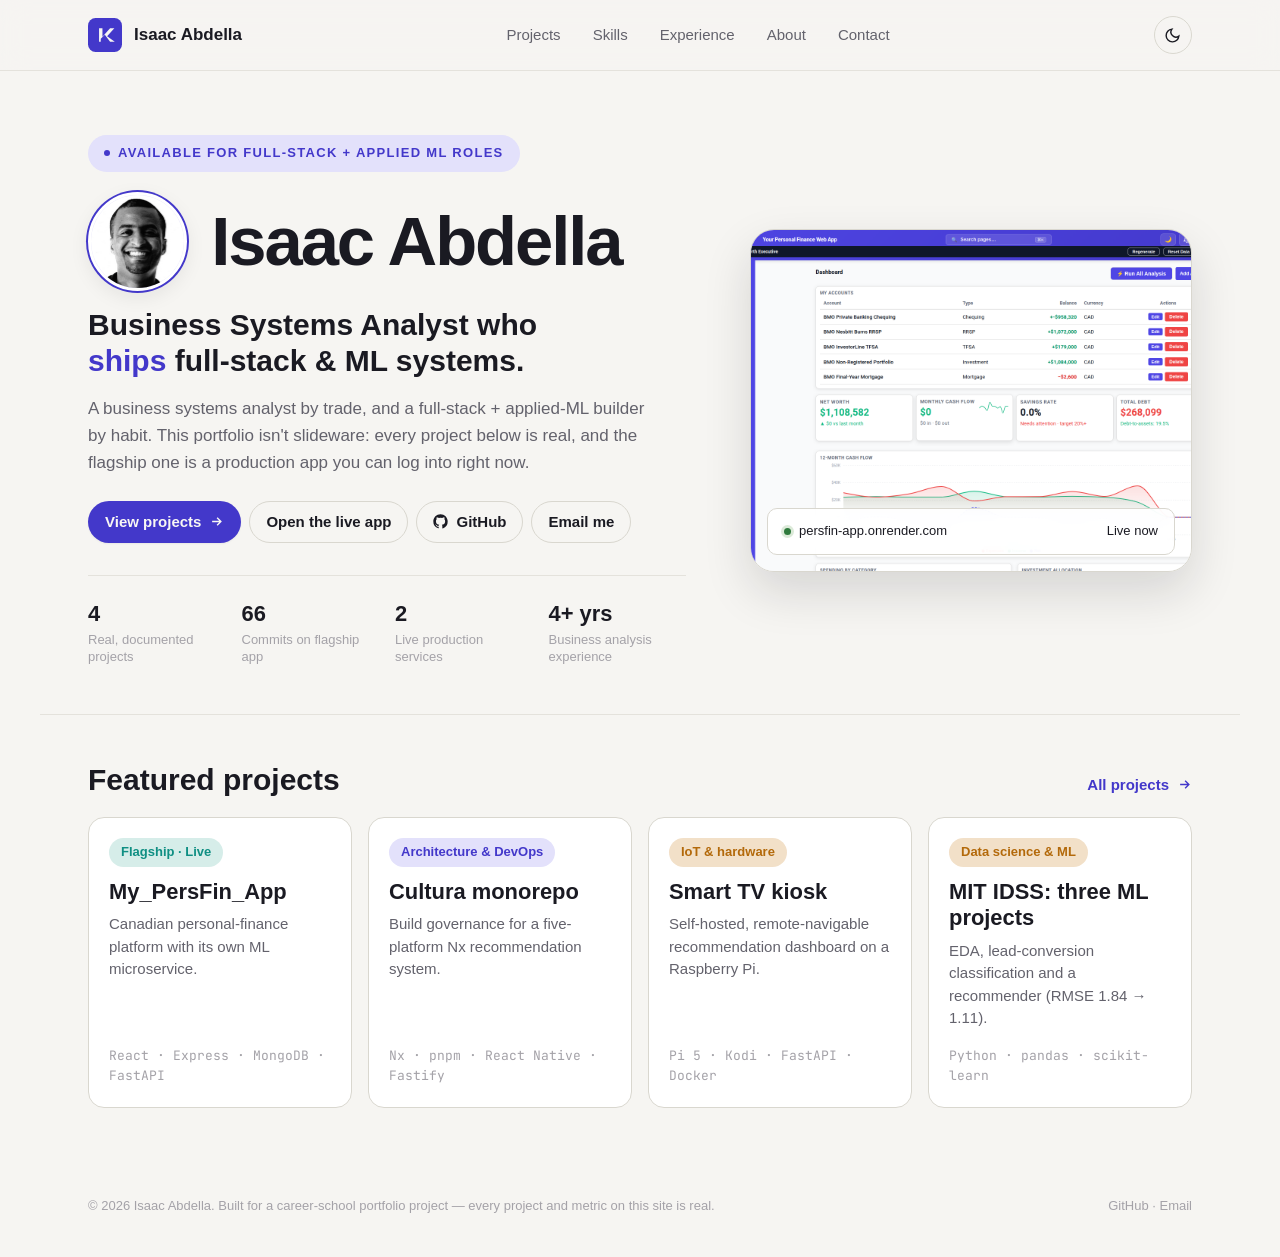
<file: index.html>
<!DOCTYPE html>
<html lang="en">
<head>
<meta charset="UTF-8" />
<meta name="viewport" content="width=device-width, initial-scale=1.0" />
<title>Isaac Abdella — Business Systems Analyst &amp; Full-Stack / ML Builder</title>
<meta name="description" content="Portfolio of Isaac Abdella: business systems analyst and full-stack developer who ships production MERN + ML systems. Real projects, real data, STAR-structured breakdowns." />
<meta property="og:title" content="Isaac Abdella — Business Systems Analyst &amp; Full-Stack / ML Builder" />
<meta property="og:description" content="Portfolio of Isaac Abdella: business systems analyst and full-stack developer who ships production MERN + ML systems. Real projects, real data, STAR-structured breakdowns." />
<meta property="og:type" content="website" />

<!-- Fonts: Cabinet Grotesk (display) + Satoshi (body) via Fontshare, JetBrains Mono via Google -->
<link rel="preconnect" href="https://api.fontshare.com" />
<link href="https://api.fontshare.com/v2/css?f[]=cabinet-grotesk@500,700&f[]=satoshi@400,500,700&display=swap" rel="stylesheet" />
<link rel="preconnect" href="https://fonts.googleapis.com" />
<link rel="preconnect" href="https://fonts.gstatic.com" crossorigin />
<link href="https://fonts.googleapis.com/css2?family=JetBrains+Mono:wght@400;600&display=swap" rel="stylesheet" />

<link rel="stylesheet" href="./base.css" />
<link rel="stylesheet" href="./style.css" />

<!-- Favicon: inline SVG monogram -->
<link rel="icon" type="image/svg+xml" href="data:image/svg+xml,%3Csvg xmlns='http://www.w3.org/2000/svg' viewBox='0 0 40 40'%3E%3Crect width='40' height='40' rx='9' fill='%234338CA'/%3E%3Cpath d='M13 28V12h4v10.2L26 12h5l-8.5 9.6L31.5 28H26l-6.2-8.4L15 24.5V28h-2z' fill='white'/%3E%3C/svg%3E" />
</head>
<body>

<a href="#main" class="sr-only">Skip to content</a>

<header class="site-header">
  <div class="wrap">
    <a href="./index.html" class="brand" aria-label="Isaac Abdella home">
      <svg viewBox="0 0 40 40" fill="none" aria-hidden="true">
        <rect width="40" height="40" rx="9" fill="currentColor"/>
        <path d="M13 28V12h4v10.2L26 12h5l-8.5 9.6L31.5 28H26l-6.2-8.4L15 24.5V28h-2z" fill="var(--color-bg)"/>
      </svg>
      Isaac Abdella
    </a>
    <nav class="nav-links" aria-label="Primary">
      <a href="./projects.html">Projects</a>
      <a href="./skills.html">Skills</a>
      <a href="./experience.html">Experience</a>
      <a href="./about.html">About</a>
      <a href="./contact.html">Contact</a>
    </nav>
    <div class="header-actions">
      <button class="theme-toggle" data-theme-toggle aria-label="Switch to dark mode">
        <svg viewBox="0 0 24 24" fill="none" stroke="currentColor" stroke-width="2"><path d="M21 12.79A9 9 0 1 1 11.21 3 7 7 0 0 0 21 12.79z"/></svg>
      </button>
      <a href="./Isaac-Abdella-Portfolio.pdf" target="_blank" rel="noopener noreferrer" class="btn btn-primary" style="display:none" id="pdf-header-link">Resume PDF</a>
      <button class="nav-toggle" id="nav-toggle" aria-label="Open menu">
        <svg viewBox="0 0 24 24" fill="none" stroke="currentColor" stroke-width="2"><path d="M3 6h18M3 12h18M3 18h18"/></svg>
      </button>
    </div>
  </div>
</header>

<div class="mobile-nav" id="mobile-nav">
  <div class="mobile-nav-top">
    <span class="brand">Menu</span>
    <button class="theme-toggle" id="mobile-nav-close" aria-label="Close menu">
      <svg viewBox="0 0 24 24" fill="none" stroke="currentColor" stroke-width="2"><path d="M18 6 6 18M6 6l12 12"/></svg>
    </button>
  </div>
      <a href="./index.html" aria-current="page">Home</a>
      <a href="./projects.html">Projects</a>
      <a href="./skills.html">Skills</a>
      <a href="./experience.html">Experience</a>
      <a href="./about.html">About</a>
      <a href="./contact.html">Contact</a>
</div>

<main id="main">

<a id="top"></a>
<!-- ================= HERO ================= -->
<section class="hero wrap">
  <div class="hero-grid">
    <div>
      <span class="hero-kicker"><span class="dot"></span> Available for full-stack + applied ML roles</span>
      <div class="hero-identity">
        <span class="hero-avatar" aria-hidden="true">
          IA
          <img src="./assets/photo/Isaac_A.jpg" alt="" width="372" height="369" loading="eager" onerror="this.remove()" />
        </span>
        <h1 class="hero-name">Isaac Abdella</h1>
      </div>
      <p class="hero-role">Business Systems Analyst who <em>ships</em> full-stack &amp; ML systems.</p>
      <p class="hero-lede">A business systems analyst by trade, and a full-stack + applied-ML builder by habit. This portfolio isn't slideware: every project below is real, and the flagship one is a production app you can log into right now.</p>
      <div class="hero-actions">
        <a href="./projects.html" class="btn btn-primary">
          View projects
          <svg viewBox="0 0 24 24" fill="none" stroke="currentColor" stroke-width="2.2"><path d="M5 12h14M13 6l6 6-6 6"/></svg>
        </a>
        <a href="https://persfin-app.onrender.com/" target="_blank" rel="noopener noreferrer" class="btn btn-ghost">Open the live app</a>
        <a href="https://github.com/Amorraw" target="_blank" rel="noopener noreferrer" class="btn btn-ghost"><svg viewBox="0 0 24 24" fill="currentColor" aria-hidden="true"><path d="M12 .5C5.65.5.5 5.65.5 12a11.5 11.5 0 0 0 7.86 10.92c.58.1.79-.25.79-.56v-2c-3.2.7-3.87-1.37-3.87-1.37-.52-1.33-1.28-1.69-1.28-1.69-1.05-.72.08-.7.08-.7 1.16.08 1.77 1.19 1.77 1.19 1.03 1.77 2.7 1.26 3.36.96.1-.75.4-1.26.73-1.55-2.55-.29-5.24-1.28-5.24-5.69 0-1.26.45-2.29 1.19-3.1-.12-.29-.52-1.46.11-3.05 0 0 .97-.31 3.17 1.18a11 11 0 0 1 5.77 0c2.2-1.49 3.17-1.18 3.17-1.18.63 1.59.23 2.76.11 3.05.74.81 1.19 1.84 1.19 3.1 0 4.42-2.7 5.4-5.26 5.68.41.36.78 1.06.78 2.14v3.17c0 .31.21.67.8.56A11.5 11.5 0 0 0 23.5 12C23.5 5.65 18.35.5 12 .5z"/></svg> GitHub</a>
        <a href="mailto:yisehakga@proton.me" class="btn btn-ghost">Email me</a>
      </div>
      <div class="hero-meta">
        <div class="hero-meta-item"><span class="num tabular">4</span><span class="lbl">Real, documented projects</span></div>
        <div class="hero-meta-item"><span class="num tabular">66</span><span class="lbl">Commits on flagship app</span></div>
        <div class="hero-meta-item"><span class="num tabular">2</span><span class="lbl">Live production services</span></div>
        <div class="hero-meta-item"><span class="num tabular">4+ yrs</span><span class="lbl">Business analysis experience</span></div>
      </div>
    </div>
    <div class="hero-visual">
      <img src="./assets/screenshots/01_dashboard.png" alt="Live dashboard of My_PersFin_App showing net worth, accounts, and 12-month cash flow for a real demo persona" loading="eager" />
      <div class="hero-visual-badge">
        <span><span class="status-dot"></span>persfin-app.onrender.com</span>
        <span>Live now</span>
      </div>
    </div>
  </div>
</section>

<!-- ================= FEATURED PROJECTS ================= -->
<section class="section section--tight wrap">
  <div class="row-head reveal">
    <h2 class="row-title">Featured projects</h2>
    <a href="./projects.html" class="learn-more">All projects <svg viewBox="0 0 24 24" fill="none" stroke="currentColor" stroke-width="2.2" aria-hidden="true"><path d="M5 12h14M13 6l6 6-6 6"/></svg></a>
  </div>
  <div class="mini-grid reveal">
    <a class="mini-card" href="./projects/persfin.html">
      <span class="tag tag--tier-advmod">Flagship · Live</span>
      <span class="mini-title">My_PersFin_App</span>
      <span class="mini-sub">Canadian personal-finance platform with its own ML microservice.</span>
      <span class="mini-stack">React · Express · MongoDB · FastAPI</span>
    </a>
    <a class="mini-card" href="./projects/cultura.html">
      <span class="tag tag--tier-advanced">Architecture &amp; DevOps</span>
      <span class="mini-title">Cultura monorepo</span>
      <span class="mini-sub">Build governance for a five-platform Nx recommendation system.</span>
      <span class="mini-stack">Nx · pnpm · React Native · Fastify</span>
    </a>
    <a class="mini-card" href="./projects/kiosk.html">
      <span class="tag tag--tier-moderate">IoT &amp; hardware</span>
      <span class="mini-title">Smart TV kiosk</span>
      <span class="mini-sub">Self-hosted, remote-navigable recommendation dashboard on a Raspberry Pi.</span>
      <span class="mini-stack">Pi 5 · Kodi · FastAPI · Docker</span>
    </a>
    <a class="mini-card" href="./projects/mit-dsml.html">
      <span class="tag tag--tier-moderate">Data science &amp; ML</span>
      <span class="mini-title">MIT IDSS: three ML projects</span>
      <span class="mini-sub">EDA, lead-conversion classification and a recommender (RMSE 1.84 → 1.11).</span>
      <span class="mini-stack">Python · pandas · scikit-learn</span>
    </a>
  </div>
</section>

</main>

<footer class="site-footer wrap">
  <div class="footer-row">
    <span>© 2026 Isaac Abdella. Built for a career-school portfolio project — every project and metric on this site is real.</span>
    <span><a href="https://github.com/Amorraw" target="_blank" rel="noopener noreferrer">GitHub</a> · <a href="mailto:yisehakga@proton.me">Email</a></span>
  </div>
</footer>

<script src="./app.js"></script>
<script data-pplx-inline-edit>
(function () {
  if (window === window.top) return;

  const allowedParentOrigins = ["https://www.perplexity.ai","https://perplexity.ai","https://testing.perplexity.ai","https://staging.perplexity.ai","https://*.preview.i.perplexity.ai","http://perplexity.localhost","http://localhost:1420","http://127.0.0.1:1420","http://localhost:3000","http://127.0.0.1:3000","http://localhost:5173","http://127.0.0.1:5173"];
  const MAX_FONT_BYTES = 500 * 1024;
  const MAX_TOTAL_FONT_BYTES = 2 * 1024 * 1024;
  let scrollForwarding = false;
  let scrollRaf = 0;
  let trustedTopOrigin = null;

  // Allow entries like "https://*.preview.i.perplexity.ai" — the wildcard
  // matches a single DNS label (no dots), so "https://*.foo" cannot stretch
  // across multiple labels.
  function matchesAllowedOrigin(origin) {
    if (!origin) return false;
    for (const entry of allowedParentOrigins) {
      if (!entry.includes("*")) {
        if (entry === origin) return true;
        continue;
      }
      const pattern = new RegExp(
        "^" +
          entry.replace(/[.+?^${}()|[\]\\]/g, "\\$&").replace(/\*/g, "[^.]+") +
          "$",
      );
      if (pattern.test(origin)) return true;
    }
    return false;
  }

  // Trust decision: when the sender is same-origin-visible (event.origin is a
  // real origin like https://www.perplexity.ai) we trust event.origin directly.
  // When event.origin is "null" (opaque broker srcdoc), we fall back to the
  // broker's stamped `parentOrigin` to identify the top window. The fallback
  // is claim-only — we rely on the browser's native `targetOrigin` enforcement
  // on the response path (see postToTrustedTop) to ensure replies can't be
  // delivered to anyone but the actual top window of that claimed origin.
  function getTrustedParentOrigin(event) {
    const forwardedParentOrigin =
      typeof event.data.parentOrigin === "string" ? event.data.parentOrigin : null;
    const parentOrigin = event.origin === "null" ? forwardedParentOrigin : event.origin;
    return matchesAllowedOrigin(parentOrigin) ? parentOrigin : null;
  }

  // All responses go to window.top with targetOrigin = the allowlisted origin.
  // An attacker that iframes us inside their own null-origin broker can claim
  // any parentOrigin they like, but the browser will drop the reply whenever
  // the real top's origin doesn't match — so the screenshot never leaves.
  function postToTrustedTop(message) {
    if (!trustedTopOrigin) return;
    try {
      window.top.postMessage(message, trustedTopOrigin);
    } catch (_error) {}
  }

  function inlineAll(original, clone) {
    if (original.nodeType !== 1 || clone.nodeType !== 1) return;

    try {
      const computedStyle = getComputedStyle(original);
      // cssText on a computed style is the serialized declaration in modern
      // Chromium/Safari — a single read beats enumerating ~400 longhand
      // properties. Firefox returns "" here, so we fall back on empty.
      const serialized = computedStyle.cssText;
      if (serialized) {
        clone.style.cssText = serialized;
      } else {
        const parts = new Array(computedStyle.length);
        for (let index = 0; index < computedStyle.length; index += 1) {
          const property = computedStyle[index];
          parts[index] = `${property}:${computedStyle.getPropertyValue(property)};`;
        }
        clone.style.cssText = parts.join("");
      }
    } catch (_error) {}

    const originalChildren = original.children;
    const clonedChildren = clone.children;
    for (
      let index = 0;
      index < originalChildren.length && index < clonedChildren.length;
      index += 1
    ) {
      inlineAll(originalChildren[index], clonedChildren[index]);
    }
  }

  function extractFontUrl(srcValue) {
    const matches = [
      ...srcValue.matchAll(
        /url\(["']?([^"')]+)["']?\)(?:\s*format\(["']?([^"')]+)["']?\))?/gi,
      ),
    ];
    if (matches.length === 0) return null;
    const woff2 = matches.find((m) => m[2] && m[2].toLowerCase().includes("woff2"));
    if (woff2) return woff2[1];
    const woff = matches.find((m) => m[2] && m[2].toLowerCase().includes("woff"));
    if (woff) return woff[1];
    return matches[0][1];
  }

  // Cache resolved font URL -> data URI across captures. Fonts on a page
  // essentially never change, and a batch run emits multiple captures back to
  // back — without this we'd refetch + re-base64 every time.
  const fontDataUriCache = new Map();
  const SRC_DECLARATION_RE = /src\s*:\s*[^;}]+/i;

  async function fetchAsDataUri(url) {
    if (fontDataUriCache.has(url)) return fontDataUriCache.get(url);
    let dataUri = null;
    try {
      const response = await fetch(url, { mode: "cors", credentials: "omit" });
      if (response.ok) {
        const blob = await response.blob();
        if (blob.size <= MAX_FONT_BYTES) {
          dataUri = await new Promise((resolve) => {
            const reader = new FileReader();
            reader.onloadend = () =>
              resolve(typeof reader.result === "string" ? reader.result : null);
            reader.onerror = () => resolve(null);
            reader.readAsDataURL(blob);
          });
        }
      }
    } catch (_error) {
      dataUri = null;
    }
    fontDataUriCache.set(url, dataUri);
    return dataUri;
  }

  function collectFontFaceRuleTexts() {
    const rules = [];
    for (const sheet of document.styleSheets) {
      let cssRules;
      try {
        cssRules = sheet.cssRules;
      } catch (_error) {
        continue;
      }
      if (!cssRules) continue;
      for (const rule of cssRules) {
        const cssText = rule.cssText || "";
        if (cssText.startsWith("@font-face")) rules.push(cssText);
      }
    }
    return rules;
  }

  async function buildInlinedFontCss() {
    const ruleTexts = collectFontFaceRuleTexts();
    if (ruleTexts.length === 0) return null;

    const resolved = ruleTexts.map((cssText) => {
      if (!SRC_DECLARATION_RE.test(cssText)) return null;
      const srcMatch = cssText.match(/src\s*:\s*([^;}]+)[;}]/i);
      if (!srcMatch) return null;
      const url = extractFontUrl(srcMatch[1]);
      if (!url) return null;
      try {
        return { cssText, url: new URL(url, document.baseURI).href };
      } catch (_error) {
        return null;
      }
    });

    const dataUris = await Promise.all(
      resolved.map((entry) => (entry ? fetchAsDataUri(entry.url) : Promise.resolve(null))),
    );

    const inlined = [];
    let totalBytes = 0;
    for (let index = 0; index < resolved.length; index += 1) {
      const entry = resolved[index];
      const dataUri = dataUris[index];
      if (!entry || !dataUri) continue;
      const approxBytes = dataUri.length * 0.75;
      if (totalBytes + approxBytes > MAX_TOTAL_FONT_BYTES) break;
      totalBytes += approxBytes;
      inlined.push(entry.cssText.replace(SRC_DECLARATION_RE, `src: url("${dataUri}")`));
    }
    return inlined.length > 0 ? inlined.join("\n") : null;
  }

  function stripExternal(clone) {
    const images = clone.querySelectorAll("img");
    for (let index = 0; index < images.length; index += 1) {
      const src = images[index].getAttribute("src");
      if (src && !src.startsWith("data:")) images[index].removeAttribute("src");
    }

    const elements = clone.querySelectorAll("*");
    for (let index = 0; index < elements.length; index += 1) {
      const style = elements[index].style.cssText;
      if (style && style.includes("url(")) {
        elements[index].style.cssText = style.replace(
          /url\(["']?(?!data:)[^)"']*["']?\)/gi,
          "none",
        );
      }
    }
  }

  function emitScroll() {
    scrollRaf = 0;
    if (!scrollForwarding) return;
    postToTrustedTop({
      type: "INLINE_EDIT_SCROLL",
      scrollX: window.scrollX,
      scrollY: window.scrollY,
    });
  }

  window.addEventListener(
    "scroll",
    function () {
      if (!scrollForwarding || scrollRaf) return;
      scrollRaf = requestAnimationFrame(emitScroll);
    },
    { passive: true, capture: true },
  );

  async function handleCaptureRequest(event) {
    const requestId = event.data.requestId;
    const scrollX = window.scrollX;
    const scrollY = window.scrollY;
    const width = window.innerWidth;
    const height = window.innerHeight;

    function postResult(dataUrl) {
      postToTrustedTop({
        type: "INLINE_EDIT_SCREENSHOT_RESULT",
        requestId,
        dataUrl,
        scrollX,
        scrollY,
      });
    }

    try {
      // Wait for any pending web fonts to resolve so both inline metrics and
      // the @font-face inlining below see the same loaded faces.
      if (document.fonts && document.fonts.ready) {
        try {
          await document.fonts.ready;
        } catch (_error) {}
      }

      const clone = document.documentElement.cloneNode(true);
      inlineAll(document.documentElement, clone);

      const removedNodes = clone.querySelectorAll("script,link[rel=\"stylesheet\"],style");
      for (let index = 0; index < removedNodes.length; index += 1) {
        removedNodes[index].remove();
      }

      stripExternal(clone);

      // Re-embed web fonts as data-URI @font-face rules so the SVG rasterizer
      // can resolve them — external font URLs aren't fetched during
      // foreignObject rendering, which would otherwise force a fallback face
      // and change text metrics.
      const inlinedFontCss = await buildInlinedFontCss();
      if (inlinedFontCss) {
        const styleEl = document.createElement("style");
        styleEl.textContent = inlinedFontCss;
        const head = clone.querySelector("head");
        if (head) head.appendChild(styleEl);
        else clone.insertBefore(styleEl, clone.firstChild);
      }

      const html = new XMLSerializer().serializeToString(clone);
      const svg =
        `<svg xmlns="http://www.w3.org/2000/svg" width="${width}" height="${height}">` +
        '<foreignObject width="100%" height="100%">' +
        `<div xmlns="http://www.w3.org/1999/xhtml" style="width:${width}px;height:${height}px;overflow:hidden">` +
        `<div style="position:relative;left:-${scrollX}px;top:-${scrollY}px">` +
        html +
        "</div></div></foreignObject></svg>";
      const svgUrl = `data:image/svg+xml;charset=utf-8,${encodeURIComponent(svg)}`;
      const image = new Image();
      image.onload = function () {
        const canvas = document.createElement("canvas");
        canvas.width = width;
        canvas.height = height;
        canvas.getContext("2d").drawImage(image, 0, 0);
        postResult(canvas.toDataURL("image/png"));
      };
      image.onerror = function () {
        postResult(null);
      };
      image.src = svgUrl;
    } catch (_error) {
      postResult(null);
    }
  }

  window.addEventListener("message", function (event) {
    if (!event.data) return;
    // Only accept messages from the direct parent frame. Blocks sibling /
    // unrelated-window postMessage senders that could otherwise reach us.
    if (event.source !== window.parent) return;

    const trustedParentOrigin = getTrustedParentOrigin(event);
    if (!trustedParentOrigin) return;
    trustedTopOrigin = trustedParentOrigin;

    if (event.data.type === "INLINE_EDIT_SCROLL_START") {
      scrollForwarding = true;
      emitScroll();
      return;
    }

    if (event.data.type === "INLINE_EDIT_SCROLL_STOP") {
      scrollForwarding = false;
      if (scrollRaf) cancelAnimationFrame(scrollRaf);
      scrollRaf = 0;
      return;
    }

    if (event.data.type !== "INLINE_EDIT_CAPTURE_REQUEST") return;

    handleCaptureRequest(event);
  });
})();


</script></body>
</body>
</html>
</file>
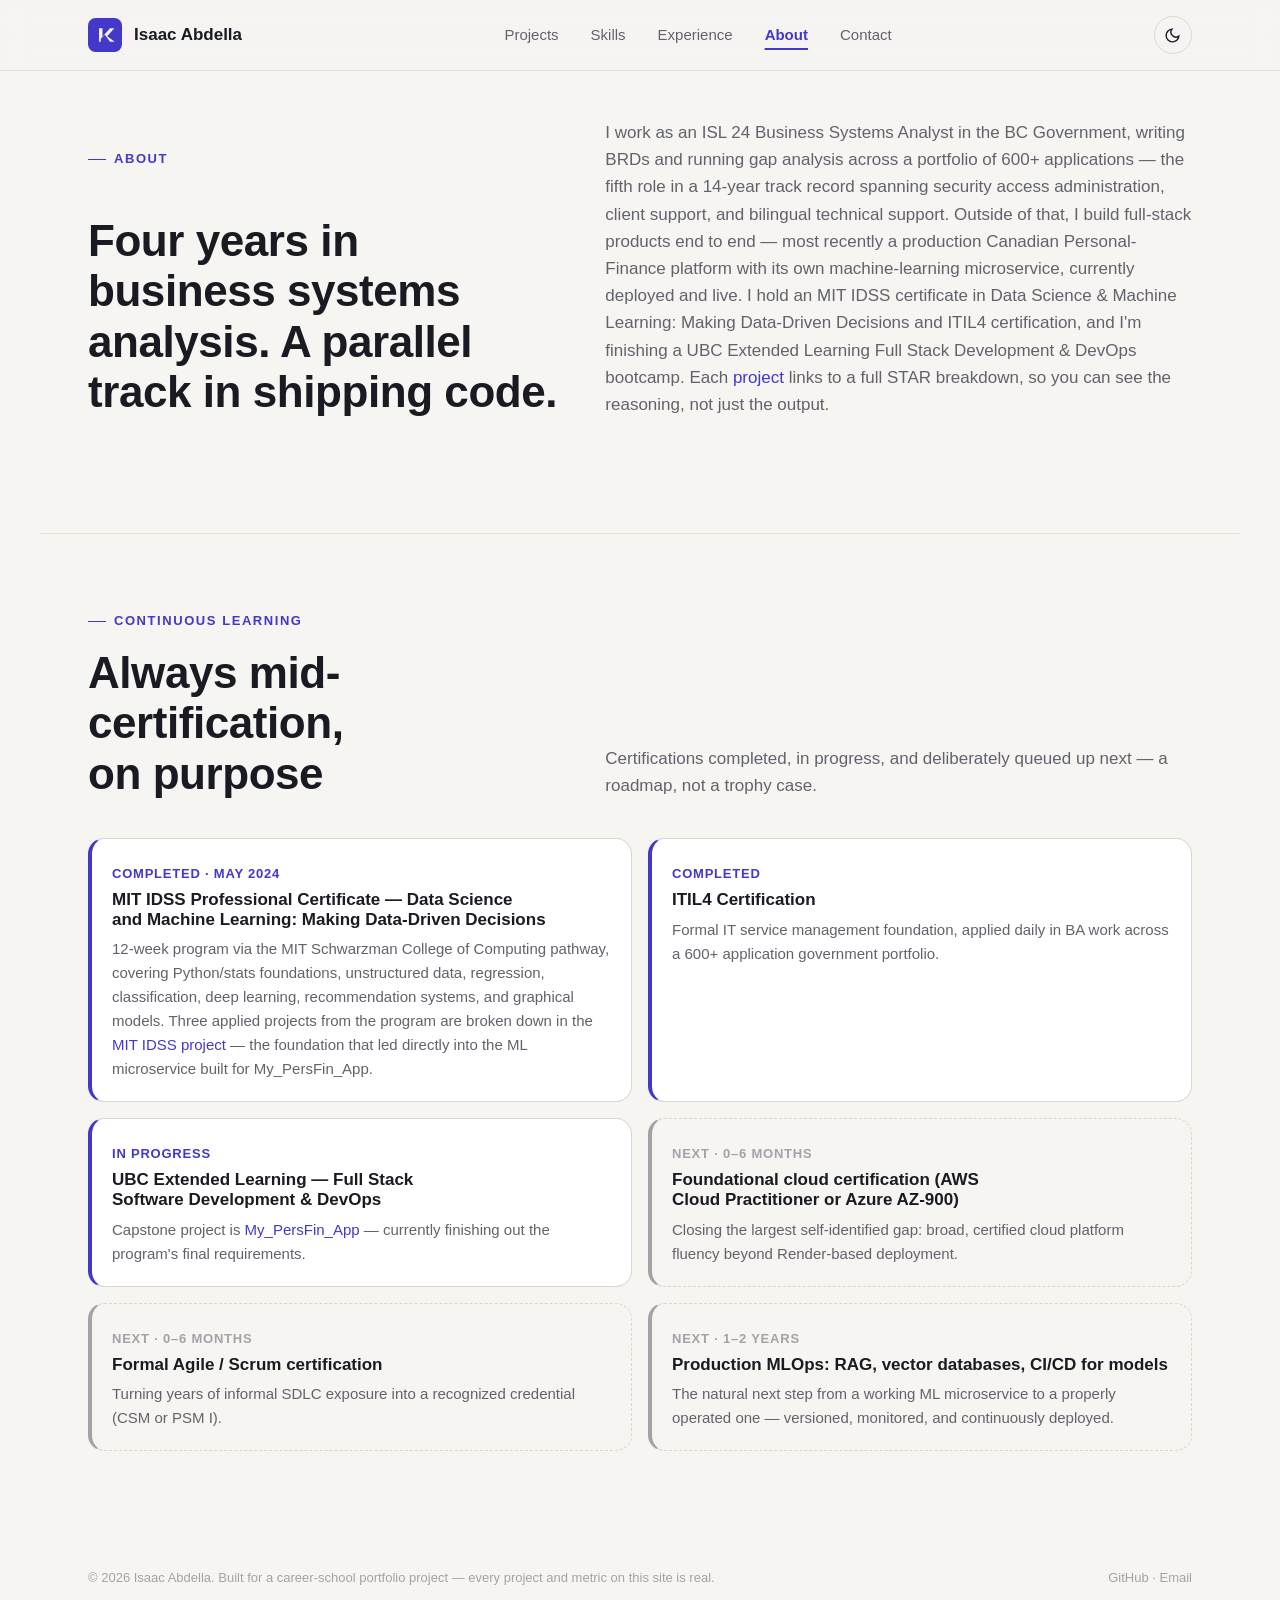
<file: about.html>
<!DOCTYPE html>
<html lang="en">
<head>
<meta charset="UTF-8" />
<meta name="viewport" content="width=device-width, initial-scale=1.0" />
<title>About — Isaac Abdella</title>
<meta name="description" content="About Isaac Abdella, plus completed, in-progress and planned certifications." />
<meta property="og:title" content="About — Isaac Abdella" />
<meta property="og:description" content="About Isaac Abdella, plus completed, in-progress and planned certifications." />
<meta property="og:type" content="website" />

<!-- Fonts: Cabinet Grotesk (display) + Satoshi (body) via Fontshare, JetBrains Mono via Google -->
<link rel="preconnect" href="https://api.fontshare.com" />
<link href="https://api.fontshare.com/v2/css?f[]=cabinet-grotesk@500,700&f[]=satoshi@400,500,700&display=swap" rel="stylesheet" />
<link rel="preconnect" href="https://fonts.googleapis.com" />
<link rel="preconnect" href="https://fonts.gstatic.com" crossorigin />
<link href="https://fonts.googleapis.com/css2?family=JetBrains+Mono:wght@400;600&display=swap" rel="stylesheet" />

<link rel="stylesheet" href="./base.css" />
<link rel="stylesheet" href="./style.css" />

<!-- Favicon: inline SVG monogram -->
<link rel="icon" type="image/svg+xml" href="data:image/svg+xml,%3Csvg xmlns='http://www.w3.org/2000/svg' viewBox='0 0 40 40'%3E%3Crect width='40' height='40' rx='9' fill='%234338CA'/%3E%3Cpath d='M13 28V12h4v10.2L26 12h5l-8.5 9.6L31.5 28H26l-6.2-8.4L15 24.5V28h-2z' fill='white'/%3E%3C/svg%3E" />
</head>
<body>

<a href="#main" class="sr-only">Skip to content</a>

<header class="site-header">
  <div class="wrap">
    <a href="./index.html" class="brand" aria-label="Isaac Abdella home">
      <svg viewBox="0 0 40 40" fill="none" aria-hidden="true">
        <rect width="40" height="40" rx="9" fill="currentColor"/>
        <path d="M13 28V12h4v10.2L26 12h5l-8.5 9.6L31.5 28H26l-6.2-8.4L15 24.5V28h-2z" fill="var(--color-bg)"/>
      </svg>
      Isaac Abdella
    </a>
    <nav class="nav-links" aria-label="Primary">
      <a href="./projects.html">Projects</a>
      <a href="./skills.html">Skills</a>
      <a href="./experience.html">Experience</a>
      <a href="./about.html" aria-current="page">About</a>
      <a href="./contact.html">Contact</a>
    </nav>
    <div class="header-actions">
      <button class="theme-toggle" data-theme-toggle aria-label="Switch to dark mode">
        <svg viewBox="0 0 24 24" fill="none" stroke="currentColor" stroke-width="2"><path d="M21 12.79A9 9 0 1 1 11.21 3 7 7 0 0 0 21 12.79z"/></svg>
      </button>
      <a href="./Isaac-Abdella-Portfolio.pdf" target="_blank" rel="noopener noreferrer" class="btn btn-primary" style="display:none" id="pdf-header-link">Resume PDF</a>
      <button class="nav-toggle" id="nav-toggle" aria-label="Open menu">
        <svg viewBox="0 0 24 24" fill="none" stroke="currentColor" stroke-width="2"><path d="M3 6h18M3 12h18M3 18h18"/></svg>
      </button>
    </div>
  </div>
</header>

<div class="mobile-nav" id="mobile-nav">
  <div class="mobile-nav-top">
    <span class="brand">Menu</span>
    <button class="theme-toggle" id="mobile-nav-close" aria-label="Close menu">
      <svg viewBox="0 0 24 24" fill="none" stroke="currentColor" stroke-width="2"><path d="M18 6 6 18M6 6l12 12"/></svg>
    </button>
  </div>
      <a href="./index.html">Home</a>
      <a href="./projects.html">Projects</a>
      <a href="./skills.html">Skills</a>
      <a href="./experience.html">Experience</a>
      <a href="./about.html" aria-current="page">About</a>
      <a href="./contact.html">Contact</a>
</div>

<main id="main">

<!-- ================= ABOUT ================= -->
<section class="section section--page wrap" id="about">
  <div class="section-head reveal">
    <span class="eyebrow">About</span>
    <h1 class="section-title">Four years in business systems analysis. A parallel track in shipping code.</h1>
    <p class="section-sub">I work as an ISL 24 Business Systems Analyst in the BC Government, writing BRDs and running gap analysis across a portfolio of 600+ applications — the fifth role in a 14-year track record spanning security access administration, client support, and bilingual technical support. Outside of that, I build full-stack products end to end — most recently a production Canadian Personal-Finance platform with its own machine-learning microservice, currently deployed and live. I hold an MIT IDSS certificate in Data Science &amp; Machine Learning: Making Data-Driven Decisions and ITIL4 certification, and I'm finishing a UBC Extended Learning Full Stack Development &amp; DevOps bootcamp. Each <a href="./projects.html">project</a> links to a full STAR breakdown, so you can see the reasoning, not just the output.</p>
  </div>
</section>

<!-- ================= CONTINUOUS LEARNING ================= -->
<section class="section wrap" id="learning">
  <div class="section-head reveal">
    <span class="eyebrow">Continuous learning</span>
    <h2 class="section-title">Always mid-certification, on purpose</h2>
    <p class="section-sub">Certifications completed, in progress, and deliberately queued up next — a roadmap, not a trophy case.</p>
  </div>
  <div class="timeline reveal">
    <div class="timeline-item">
      <span class="timeline-tag">Completed · May 2024</span>
      <h4>MIT IDSS Professional Certificate — Data Science and Machine Learning: Making Data-Driven Decisions</h4>
      <p>12-week program via the MIT Schwarzman College of Computing pathway, covering Python/stats foundations, unstructured data, regression, classification, deep learning, recommendation systems, and graphical models. Three applied projects from the program are broken down in the <a href="./projects/mit-dsml.html">MIT IDSS project</a> — the foundation that led directly into the ML microservice built for My_PersFin_App.</p>
    </div>
    <div class="timeline-item">
      <span class="timeline-tag">Completed</span>
      <h4>ITIL4 Certification</h4>
      <p>Formal IT service management foundation, applied daily in BA work across a 600+ application government portfolio.</p>
    </div>
    <div class="timeline-item">
      <span class="timeline-tag">In progress</span>
      <h4>UBC Extended Learning — Full Stack Software Development &amp; DevOps</h4>
      <p>Capstone project is <a href="./projects/persfin.html">My_PersFin_App</a> — currently finishing out the program's final requirements.</p>
    </div>
    <div class="timeline-item future">
      <span class="timeline-tag">Next · 0&ndash;6 months</span>
      <h4>Foundational cloud certification (AWS Cloud Practitioner or Azure AZ-900)</h4>
      <p>Closing the largest self-identified gap: broad, certified cloud platform fluency beyond Render-based deployment.</p>
    </div>
    <div class="timeline-item future">
      <span class="timeline-tag">Next · 0&ndash;6 months</span>
      <h4>Formal Agile / Scrum certification</h4>
      <p>Turning years of informal SDLC exposure into a recognized credential (CSM or PSM I).</p>
    </div>
    <div class="timeline-item future">
      <span class="timeline-tag">Next · 1&ndash;2 years</span>
      <h4>Production MLOps: RAG, vector databases, CI/CD for models</h4>
      <p>The natural next step from a working ML microservice to a properly operated one — versioned, monitored, and continuously deployed.</p>
    </div>
  </div>
</section>

</main>

<footer class="site-footer wrap">
  <div class="footer-row">
    <span>© 2026 Isaac Abdella. Built for a career-school portfolio project — every project and metric on this site is real.</span>
    <span><a href="https://github.com/Amorraw" target="_blank" rel="noopener noreferrer">GitHub</a> · <a href="mailto:yisehakga@proton.me">Email</a></span>
  </div>
</footer>

<script src="./app.js"></script>
</body>
</html>
</file>
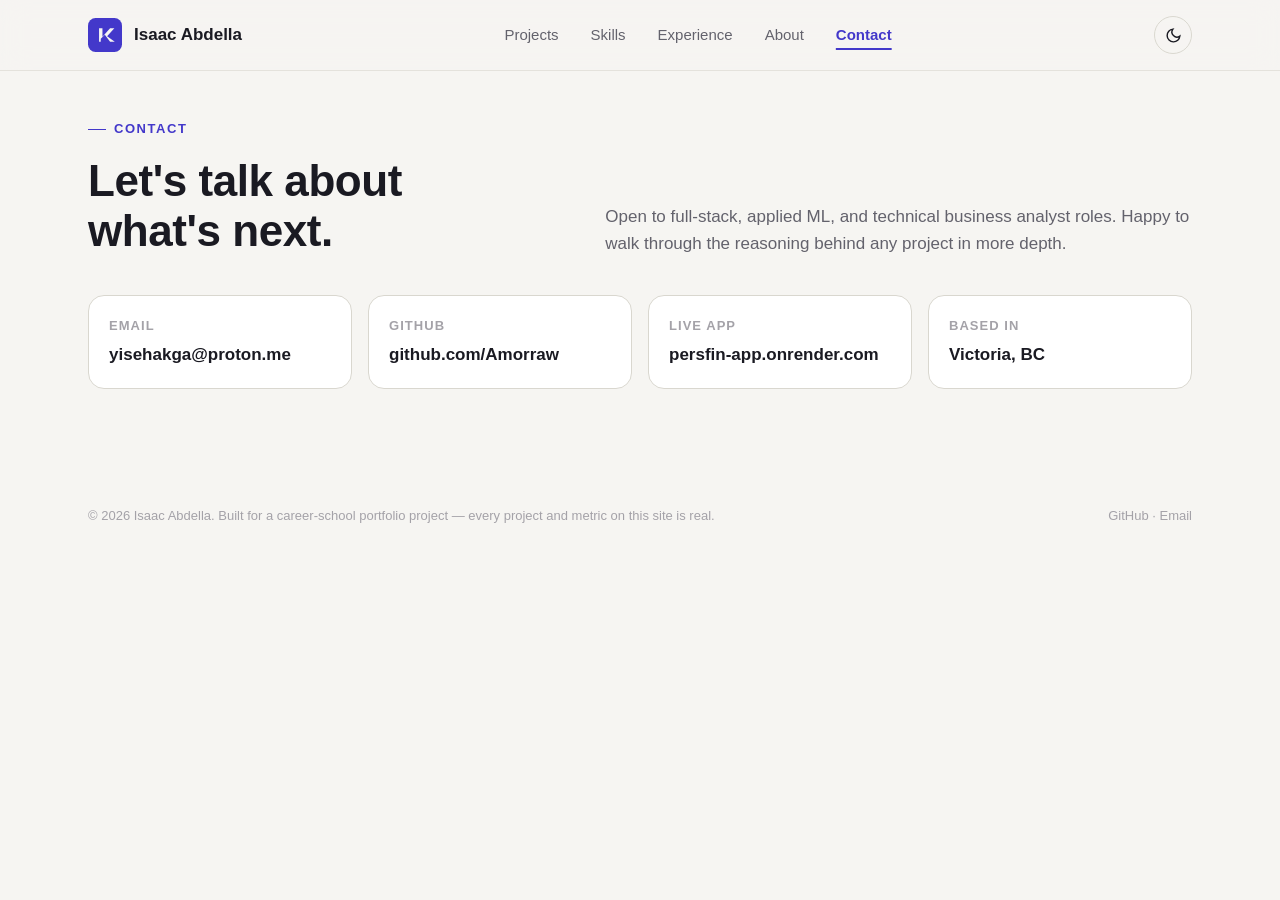
<file: contact.html>
<!DOCTYPE html>
<html lang="en">
<head>
<meta charset="UTF-8" />
<meta name="viewport" content="width=device-width, initial-scale=1.0" />
<title>Contact — Isaac Abdella</title>
<meta name="description" content="Get in touch with Isaac Abdella about full-stack, applied ML and technical business analyst roles." />
<meta property="og:title" content="Contact — Isaac Abdella" />
<meta property="og:description" content="Get in touch with Isaac Abdella about full-stack, applied ML and technical business analyst roles." />
<meta property="og:type" content="website" />

<!-- Fonts: Cabinet Grotesk (display) + Satoshi (body) via Fontshare, JetBrains Mono via Google -->
<link rel="preconnect" href="https://api.fontshare.com" />
<link href="https://api.fontshare.com/v2/css?f[]=cabinet-grotesk@500,700&f[]=satoshi@400,500,700&display=swap" rel="stylesheet" />
<link rel="preconnect" href="https://fonts.googleapis.com" />
<link rel="preconnect" href="https://fonts.gstatic.com" crossorigin />
<link href="https://fonts.googleapis.com/css2?family=JetBrains+Mono:wght@400;600&display=swap" rel="stylesheet" />

<link rel="stylesheet" href="./base.css" />
<link rel="stylesheet" href="./style.css" />

<!-- Favicon: inline SVG monogram -->
<link rel="icon" type="image/svg+xml" href="data:image/svg+xml,%3Csvg xmlns='http://www.w3.org/2000/svg' viewBox='0 0 40 40'%3E%3Crect width='40' height='40' rx='9' fill='%234338CA'/%3E%3Cpath d='M13 28V12h4v10.2L26 12h5l-8.5 9.6L31.5 28H26l-6.2-8.4L15 24.5V28h-2z' fill='white'/%3E%3C/svg%3E" />
</head>
<body>

<a href="#main" class="sr-only">Skip to content</a>

<header class="site-header">
  <div class="wrap">
    <a href="./index.html" class="brand" aria-label="Isaac Abdella home">
      <svg viewBox="0 0 40 40" fill="none" aria-hidden="true">
        <rect width="40" height="40" rx="9" fill="currentColor"/>
        <path d="M13 28V12h4v10.2L26 12h5l-8.5 9.6L31.5 28H26l-6.2-8.4L15 24.5V28h-2z" fill="var(--color-bg)"/>
      </svg>
      Isaac Abdella
    </a>
    <nav class="nav-links" aria-label="Primary">
      <a href="./projects.html">Projects</a>
      <a href="./skills.html">Skills</a>
      <a href="./experience.html">Experience</a>
      <a href="./about.html">About</a>
      <a href="./contact.html" aria-current="page">Contact</a>
    </nav>
    <div class="header-actions">
      <button class="theme-toggle" data-theme-toggle aria-label="Switch to dark mode">
        <svg viewBox="0 0 24 24" fill="none" stroke="currentColor" stroke-width="2"><path d="M21 12.79A9 9 0 1 1 11.21 3 7 7 0 0 0 21 12.79z"/></svg>
      </button>
      <a href="./Isaac-Abdella-Portfolio.pdf" target="_blank" rel="noopener noreferrer" class="btn btn-primary" style="display:none" id="pdf-header-link">Resume PDF</a>
      <button class="nav-toggle" id="nav-toggle" aria-label="Open menu">
        <svg viewBox="0 0 24 24" fill="none" stroke="currentColor" stroke-width="2"><path d="M3 6h18M3 12h18M3 18h18"/></svg>
      </button>
    </div>
  </div>
</header>

<div class="mobile-nav" id="mobile-nav">
  <div class="mobile-nav-top">
    <span class="brand">Menu</span>
    <button class="theme-toggle" id="mobile-nav-close" aria-label="Close menu">
      <svg viewBox="0 0 24 24" fill="none" stroke="currentColor" stroke-width="2"><path d="M18 6 6 18M6 6l12 12"/></svg>
    </button>
  </div>
      <a href="./index.html">Home</a>
      <a href="./projects.html">Projects</a>
      <a href="./skills.html">Skills</a>
      <a href="./experience.html">Experience</a>
      <a href="./about.html">About</a>
      <a href="./contact.html" aria-current="page">Contact</a>
</div>

<main id="main">

<!-- ================= CONTACT ================= -->
<section class="section section--page wrap" id="contact">
  <div class="section-head reveal">
    <span class="eyebrow">Contact</span>
    <h1 class="section-title">Let's talk about what's next.</h1>
    <p class="section-sub">Open to full-stack, applied ML, and technical business analyst roles. Happy to walk through the reasoning behind any project in more depth.</p>
  </div>
  <div class="contact-grid reveal">
    <a class="contact-item" href="mailto:yisehakga@proton.me">
      <span class="lbl">Email</span>
      <span class="val">yisehakga@proton.me</span>
    </a>
    <a class="contact-item" href="https://github.com/Amorraw" target="_blank" rel="noopener noreferrer">
      <span class="lbl">GitHub</span>
      <span class="val">github.com/Amorraw</span>
    </a>
    <a class="contact-item" href="https://persfin-app.onrender.com/" target="_blank" rel="noopener noreferrer">
      <span class="lbl">Live app</span>
      <span class="val">persfin-app.onrender.com</span>
    </a>
    <div class="contact-item">
      <span class="lbl">Based in</span>
      <span class="val">Victoria, BC</span>
    </div>
  </div>
</section>

</main>

<footer class="site-footer wrap">
  <div class="footer-row">
    <span>© 2026 Isaac Abdella. Built for a career-school portfolio project — every project and metric on this site is real.</span>
    <span><a href="https://github.com/Amorraw" target="_blank" rel="noopener noreferrer">GitHub</a> · <a href="mailto:yisehakga@proton.me">Email</a></span>
  </div>
</footer>

<script src="./app.js"></script>
</body>
</html>
</file>
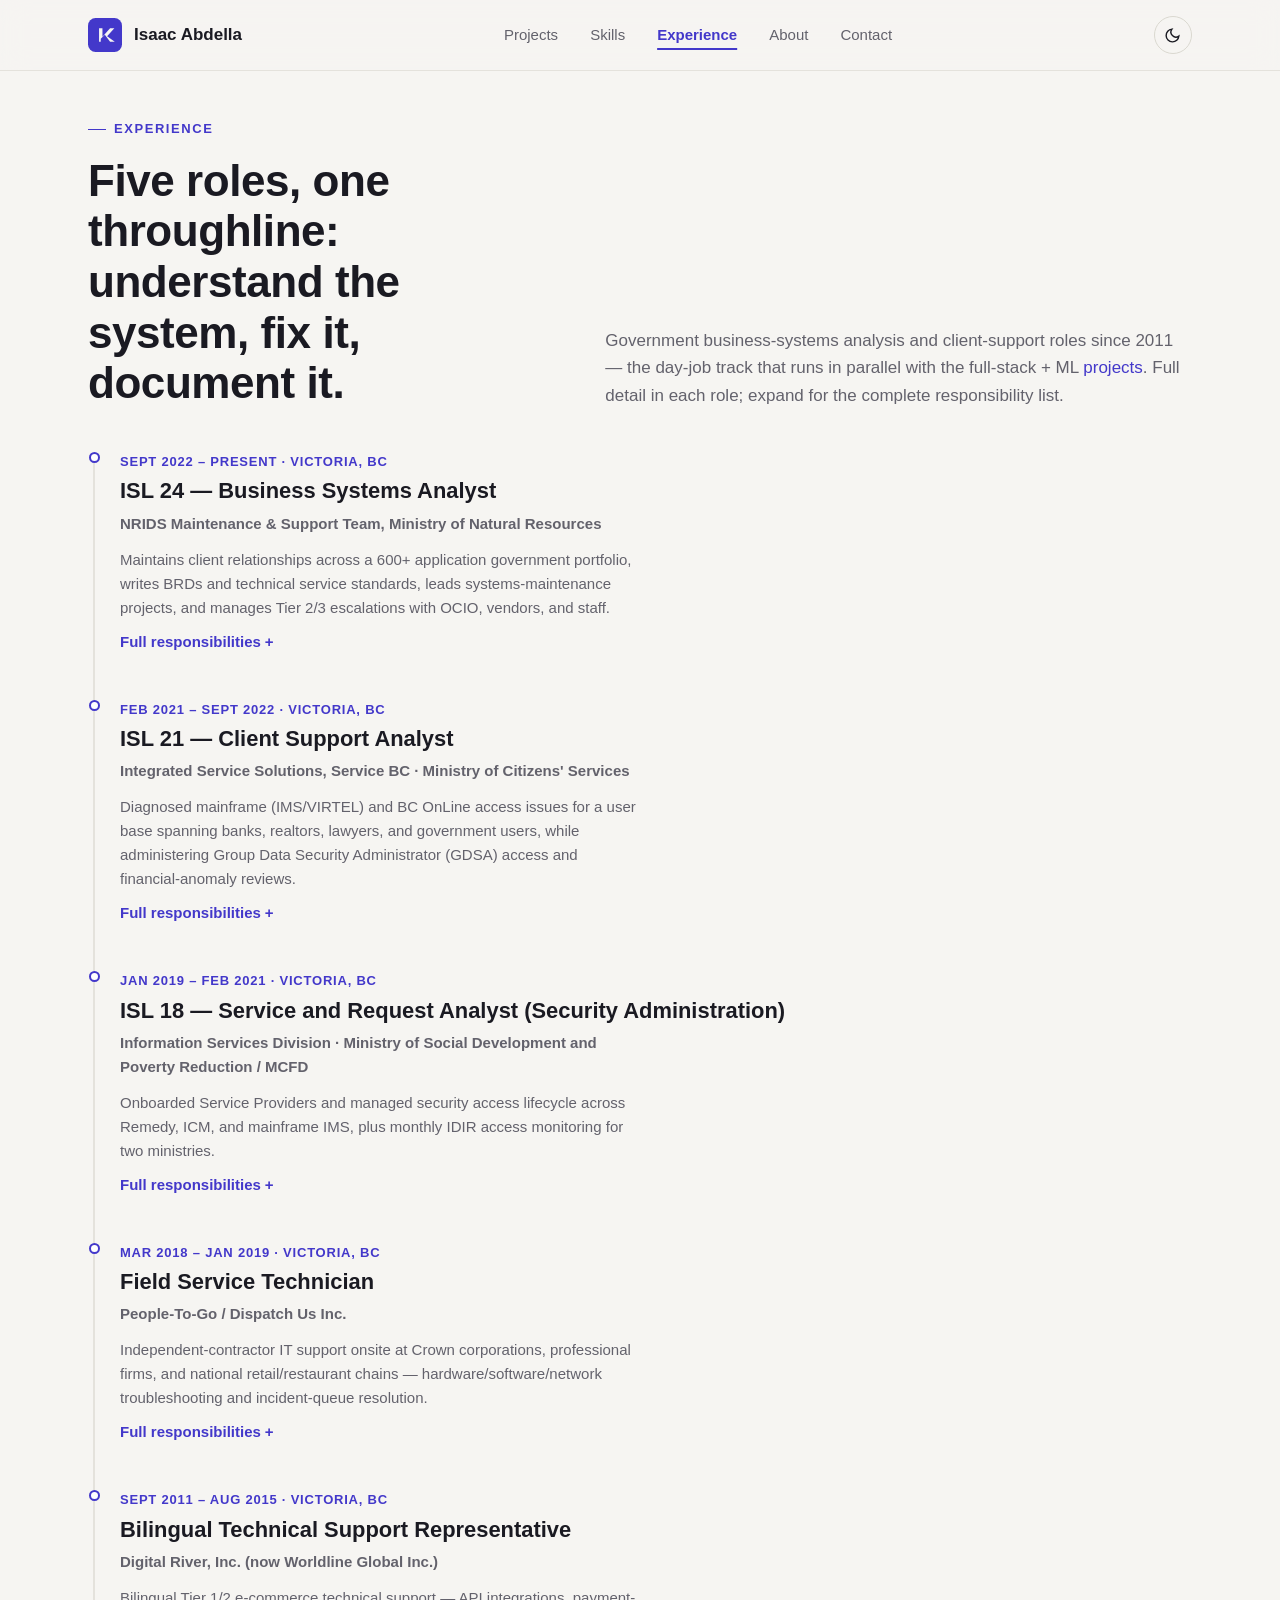
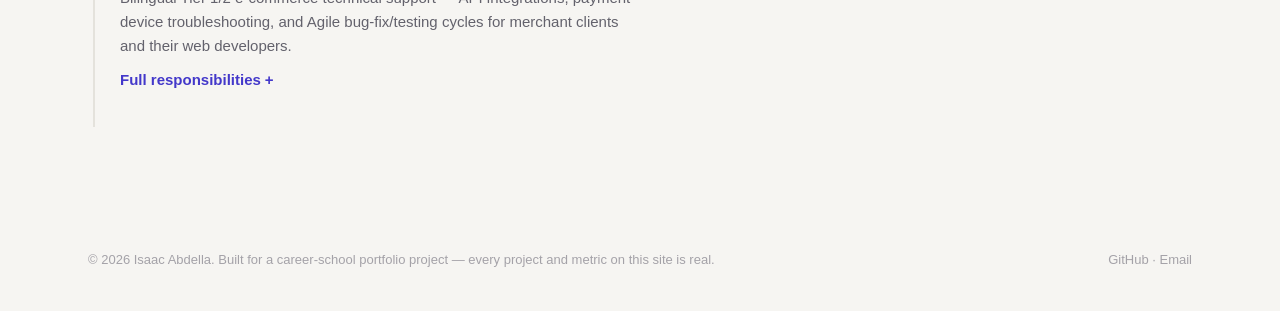
<file: experience.html>
<!DOCTYPE html>
<html lang="en">
<head>
<meta charset="UTF-8" />
<meta name="viewport" content="width=device-width, initial-scale=1.0" />
<title>Experience — Isaac Abdella</title>
<meta name="description" content="Isaac Abdella's work history: five government and technical-support roles since 2011." />
<meta property="og:title" content="Experience — Isaac Abdella" />
<meta property="og:description" content="Isaac Abdella's work history: five government and technical-support roles since 2011." />
<meta property="og:type" content="website" />

<!-- Fonts: Cabinet Grotesk (display) + Satoshi (body) via Fontshare, JetBrains Mono via Google -->
<link rel="preconnect" href="https://api.fontshare.com" />
<link href="https://api.fontshare.com/v2/css?f[]=cabinet-grotesk@500,700&f[]=satoshi@400,500,700&display=swap" rel="stylesheet" />
<link rel="preconnect" href="https://fonts.googleapis.com" />
<link rel="preconnect" href="https://fonts.gstatic.com" crossorigin />
<link href="https://fonts.googleapis.com/css2?family=JetBrains+Mono:wght@400;600&display=swap" rel="stylesheet" />

<link rel="stylesheet" href="./base.css" />
<link rel="stylesheet" href="./style.css" />

<!-- Favicon: inline SVG monogram -->
<link rel="icon" type="image/svg+xml" href="data:image/svg+xml,%3Csvg xmlns='http://www.w3.org/2000/svg' viewBox='0 0 40 40'%3E%3Crect width='40' height='40' rx='9' fill='%234338CA'/%3E%3Cpath d='M13 28V12h4v10.2L26 12h5l-8.5 9.6L31.5 28H26l-6.2-8.4L15 24.5V28h-2z' fill='white'/%3E%3C/svg%3E" />
</head>
<body>

<a href="#main" class="sr-only">Skip to content</a>

<header class="site-header">
  <div class="wrap">
    <a href="./index.html" class="brand" aria-label="Isaac Abdella home">
      <svg viewBox="0 0 40 40" fill="none" aria-hidden="true">
        <rect width="40" height="40" rx="9" fill="currentColor"/>
        <path d="M13 28V12h4v10.2L26 12h5l-8.5 9.6L31.5 28H26l-6.2-8.4L15 24.5V28h-2z" fill="var(--color-bg)"/>
      </svg>
      Isaac Abdella
    </a>
    <nav class="nav-links" aria-label="Primary">
      <a href="./projects.html">Projects</a>
      <a href="./skills.html">Skills</a>
      <a href="./experience.html" aria-current="page">Experience</a>
      <a href="./about.html">About</a>
      <a href="./contact.html">Contact</a>
    </nav>
    <div class="header-actions">
      <button class="theme-toggle" data-theme-toggle aria-label="Switch to dark mode">
        <svg viewBox="0 0 24 24" fill="none" stroke="currentColor" stroke-width="2"><path d="M21 12.79A9 9 0 1 1 11.21 3 7 7 0 0 0 21 12.79z"/></svg>
      </button>
      <a href="./Isaac-Abdella-Portfolio.pdf" target="_blank" rel="noopener noreferrer" class="btn btn-primary" style="display:none" id="pdf-header-link">Resume PDF</a>
      <button class="nav-toggle" id="nav-toggle" aria-label="Open menu">
        <svg viewBox="0 0 24 24" fill="none" stroke="currentColor" stroke-width="2"><path d="M3 6h18M3 12h18M3 18h18"/></svg>
      </button>
    </div>
  </div>
</header>

<div class="mobile-nav" id="mobile-nav">
  <div class="mobile-nav-top">
    <span class="brand">Menu</span>
    <button class="theme-toggle" id="mobile-nav-close" aria-label="Close menu">
      <svg viewBox="0 0 24 24" fill="none" stroke="currentColor" stroke-width="2"><path d="M18 6 6 18M6 6l12 12"/></svg>
    </button>
  </div>
      <a href="./index.html">Home</a>
      <a href="./projects.html">Projects</a>
      <a href="./skills.html">Skills</a>
      <a href="./experience.html" aria-current="page">Experience</a>
      <a href="./about.html">About</a>
      <a href="./contact.html">Contact</a>
</div>

<main id="main">

<!-- ================= EXPERIENCE ================= -->
<section class="section section--page wrap" id="experience">
  <div class="section-head reveal">
    <span class="eyebrow">Experience</span>
    <h1 class="section-title">Five roles, one throughline: understand the system, fix it, document it.</h1>
    <p class="section-sub">Government business-systems analysis and client-support roles since 2011 — the day-job track that runs in parallel with the full-stack + ML <a href="./projects.html">projects</a>. Full detail in each role; expand for the complete responsibility list.</p>
  </div>
  <div class="timeline timeline--jobs reveal">
    <div class="timeline-item">
      <span class="timeline-tag">Sept 2022 &ndash; Present &middot; Victoria, BC</span>
      <h4>ISL 24 &mdash; Business Systems Analyst</h4>
      <p class="timeline-org">NRIDS Maintenance &amp; Support Team, Ministry of Natural Resources</p>
      <p>Maintains client relationships across a 600+ application government portfolio, writes BRDs and technical service standards, leads systems-maintenance projects, and manages Tier 2/3 escalations with OCIO, vendors, and staff.</p>
      <details class="role-details">
        <summary>Full responsibilities</summary>
        <ul class="role-bullets">
          <li>Maintained client relationships through deep understanding of business/technology needs; advised on cost-effective technology solutions and ensured approved solutions met business requirements.</li>
          <li>Developed technical service standards, configuration standards, and detailed implementation-plan designs to keep solutions technically accurate and government-compliant.</li>
          <li>Managed and led systems-maintenance projects &mdash; work plans, technical specs, timelines, resource requirements, and direction of project teams.</li>
          <li>Provided cost-benefit analysis and technical recommendations for budget, procurement, and major operations initiatives; supported RFP preparation and monitored deliverables as a qualified receiver.</li>
          <li>Oversaw SDLC governance for line-of-business lifecycle management and researched/developed business cases (technology alternatives, risk assessment, cost-benefit, policy implications).</li>
          <li>Planned, monitored, and tested disaster-recovery, security, and business-continuity procedures; served as a key point of contact during operational emergencies.</li>
          <li>Authored technical training manuals, operations manuals, business cases, and onboarding documentation; participated in cross-government committees on infrastructure strategy.</li>
          <li>Managed escalations and Tier 2/3 incident/problem resolution across OCIO, clients, staff, and vendors.</li>
        </ul>
      </details>
    </div>
    <div class="timeline-item">
      <span class="timeline-tag">Feb 2021 &ndash; Sept 2022 &middot; Victoria, BC</span>
      <h4>ISL 21 &mdash; Client Support Analyst</h4>
      <p class="timeline-org">Integrated Service Solutions, Service BC &middot; Ministry of Citizens' Services</p>
      <p>Diagnosed mainframe (IMS/VIRTEL) and BC OnLine access issues for a user base spanning banks, realtors, lawyers, and government users, while administering Group Data Security Administrator (GDSA) access and financial-anomaly reviews.</p>
      <details class="role-details">
        <summary>Full responsibilities</summary>
        <ul class="role-bullets">
          <li>Checked consistency of user security profiles and security data across database applications and mainframe systems (IMS via VIRTEL).</li>
          <li>Advised customers on application usage and the most effective techniques for desired results; provided expert PC hardware/software support and browser configuration for BC OnLine access.</li>
          <li>Supported PC-to-host/server integration across multiple network-access methods, diagnosing specific access problems for banks, realtors, lawyers, accountants, police, and government users.</li>
          <li>Diagnosed IMS problems using diagnostic tools, system queries, commands, and logs in the mainframe host environment; investigated BC OnLine web/printer server issues.</li>
          <li>Performed systems and user-acceptance QA with business partners &mdash; created/maintained test plans, test cases, and test data; reviewed/tested HTML code for BC OnLine web screens.</li>
          <li>Provided Group Data Security Administrator (GDSA) support; reviewed daily Ministry of Finance reports for filing/payment anomalies and processed reversals/credits.</li>
          <li>Administered security across multiple systems &mdash; defined access-control requirements, audited access structures/IDs/group lists, and resolved escalated security issues.</li>
          <li>Delivered training and security-awareness presentations tailored to client groups; stayed current on emerging security threats.</li>
        </ul>
      </details>
    </div>
    <div class="timeline-item">
      <span class="timeline-tag">Jan 2019 &ndash; Feb 2021 &middot; Victoria, BC</span>
      <h4>ISL 18 &mdash; Service and Request Analyst (Security Administration)</h4>
      <p class="timeline-org">Information Services Division &middot; Ministry of Social Development and Poverty Reduction / MCFD</p>
      <p>Onboarded Service Providers and managed security access lifecycle across Remedy, ICM, and mainframe IMS, plus monthly IDIR access monitoring for two ministries.</p>
      <details class="role-details">
        <summary>Full responsibilities</summary>
        <ul class="role-bullets">
          <li>Onboarded and set security profiles for Service Providers in the Remedy application; enabled, disabled, and modified Service Provider user access.</li>
          <li>Checked consistency of user security profiles and data across database applications and mainframes (ICM and VIRTEL's mainframe IMS).</li>
          <li>Performed data-entry and security-access/status request tasks, including ordering services in CAS, iStore, and My Service Centre (MySC).</li>
          <li>Monitored IDIR access for SDPR/MCFD staff via monthly/weekly Staffing Activity, Employee Movement, and OCIO IDIR Status Reports; managed access deletes, holds, and modifications from those reports.</li>
        </ul>
      </details>
    </div>
    <div class="timeline-item">
      <span class="timeline-tag">Mar 2018 &ndash; Jan 2019 &middot; Victoria, BC</span>
      <h4>Field Service Technician</h4>
      <p class="timeline-org">People-To-Go / Dispatch Us Inc.</p>
      <p>Independent-contractor IT support onsite at Crown corporations, professional firms, and national retail/restaurant chains &mdash; hardware/software/network troubleshooting and incident-queue resolution.</p>
      <details class="role-details">
        <summary>Full responsibilities</summary>
        <ul class="role-bullets">
          <li>Delivered onsite IT support as an independent contractor for clients spanning Crown corporations, professional firms, and national/international retail and restaurant chains.</li>
          <li>Performed onsite hardware/software/network troubleshooting; installed, configured, and maintained shared systems software/hardware and line-of-business applications.</li>
          <li>Monitored and responded to incident queues, diagnosed hardware faults, identified required parts, resolved issues, and closed service tickets with documented resolution details.</li>
          <li>Educated client managers, supervisors, and staff on proper device use and best practices; supported data-network configuration/troubleshooting across varied computing environments.</li>
        </ul>
      </details>
    </div>
    <div class="timeline-item">
      <span class="timeline-tag">Sept 2011 &ndash; Aug 2015 &middot; Victoria, BC</span>
      <h4>Bilingual Technical Support Representative</h4>
      <p class="timeline-org">Digital River, Inc. (now Worldline Global Inc.)</p>
      <p>Bilingual Tier 1/2 e-commerce technical support &mdash; API integrations, payment-device troubleshooting, and Agile bug-fix/testing cycles for merchant clients and their web developers.</p>
      <details class="role-details">
        <summary>Full responsibilities</summary>
        <ul class="role-bullets">
          <li>Provided bilingual Tier 1/2 technical support in a call-center e-commerce environment to merchant clients and their web developers &mdash; resolving issues across API integrations, services, and payment-device hardware/software.</li>
          <li>Investigated and implemented complex IT integration solutions through troubleshooting and testing; resolved client system-access security and API authentication issues.</li>
          <li>Coordinated with business partners, third-party service providers, and technical staff on high-level client support; participated in bug identification, code changes, and post-implementation testing in an Agile environment.</li>
          <li>Contributed to pre- and post-implementation phases of e-commerce payment-processing product design/development, and to technical staff training and client reference documentation.</li>
        </ul>
      </details>
    </div>
  </div>
</section>

</main>

<footer class="site-footer wrap">
  <div class="footer-row">
    <span>© 2026 Isaac Abdella. Built for a career-school portfolio project — every project and metric on this site is real.</span>
    <span><a href="https://github.com/Amorraw" target="_blank" rel="noopener noreferrer">GitHub</a> · <a href="mailto:yisehakga@proton.me">Email</a></span>
  </div>
</footer>

<script src="./app.js"></script>
</body>
</html>
</file>
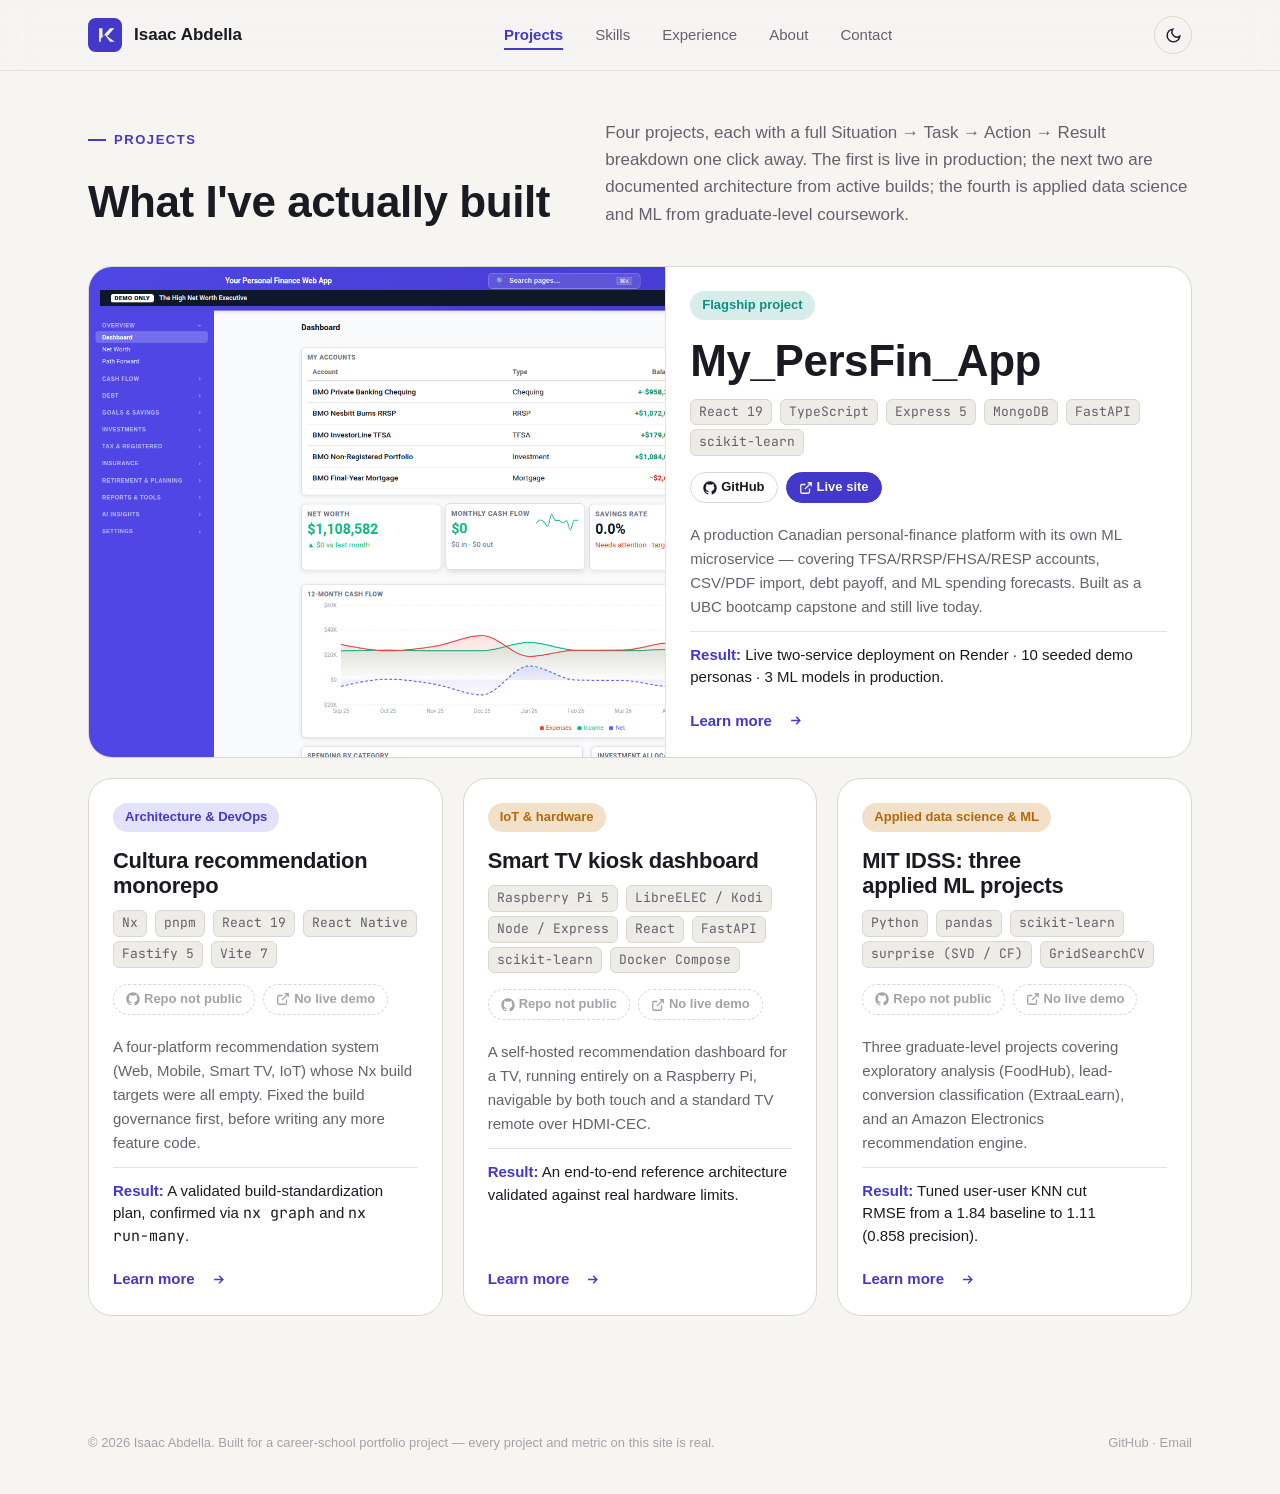
<file: projects.html>
<!DOCTYPE html>
<html lang="en">
<head>
<meta charset="UTF-8" />
<meta name="viewport" content="width=device-width, initial-scale=1.0" />
<title>Projects — Isaac Abdella</title>
<meta name="description" content="Four real projects by Isaac Abdella, each with tech stack, GitHub/live links and a full STAR breakdown." />
<meta property="og:title" content="Projects — Isaac Abdella" />
<meta property="og:description" content="Four real projects by Isaac Abdella, each with tech stack, GitHub/live links and a full STAR breakdown." />
<meta property="og:type" content="website" />

<!-- Fonts: Cabinet Grotesk (display) + Satoshi (body) via Fontshare, JetBrains Mono via Google -->
<link rel="preconnect" href="https://api.fontshare.com" />
<link href="https://api.fontshare.com/v2/css?f[]=cabinet-grotesk@500,700&f[]=satoshi@400,500,700&display=swap" rel="stylesheet" />
<link rel="preconnect" href="https://fonts.googleapis.com" />
<link rel="preconnect" href="https://fonts.gstatic.com" crossorigin />
<link href="https://fonts.googleapis.com/css2?family=JetBrains+Mono:wght@400;600&display=swap" rel="stylesheet" />

<link rel="stylesheet" href="./base.css" />
<link rel="stylesheet" href="./style.css" />

<!-- Favicon: inline SVG monogram -->
<link rel="icon" type="image/svg+xml" href="data:image/svg+xml,%3Csvg xmlns='http://www.w3.org/2000/svg' viewBox='0 0 40 40'%3E%3Crect width='40' height='40' rx='9' fill='%234338CA'/%3E%3Cpath d='M13 28V12h4v10.2L26 12h5l-8.5 9.6L31.5 28H26l-6.2-8.4L15 24.5V28h-2z' fill='white'/%3E%3C/svg%3E" />
</head>
<body>

<a href="#main" class="sr-only">Skip to content</a>

<header class="site-header">
  <div class="wrap">
    <a href="./index.html" class="brand" aria-label="Isaac Abdella home">
      <svg viewBox="0 0 40 40" fill="none" aria-hidden="true">
        <rect width="40" height="40" rx="9" fill="currentColor"/>
        <path d="M13 28V12h4v10.2L26 12h5l-8.5 9.6L31.5 28H26l-6.2-8.4L15 24.5V28h-2z" fill="var(--color-bg)"/>
      </svg>
      Isaac Abdella
    </a>
    <nav class="nav-links" aria-label="Primary">
      <a href="./projects.html" aria-current="page">Projects</a>
      <a href="./skills.html">Skills</a>
      <a href="./experience.html">Experience</a>
      <a href="./about.html">About</a>
      <a href="./contact.html">Contact</a>
    </nav>
    <div class="header-actions">
      <button class="theme-toggle" data-theme-toggle aria-label="Switch to dark mode">
        <svg viewBox="0 0 24 24" fill="none" stroke="currentColor" stroke-width="2"><path d="M21 12.79A9 9 0 1 1 11.21 3 7 7 0 0 0 21 12.79z"/></svg>
      </button>
      <a href="./Isaac-Abdella-Portfolio.pdf" target="_blank" rel="noopener noreferrer" class="btn btn-primary" style="display:none" id="pdf-header-link">Resume PDF</a>
      <button class="nav-toggle" id="nav-toggle" aria-label="Open menu">
        <svg viewBox="0 0 24 24" fill="none" stroke="currentColor" stroke-width="2"><path d="M3 6h18M3 12h18M3 18h18"/></svg>
      </button>
    </div>
  </div>
</header>

<div class="mobile-nav" id="mobile-nav">
  <div class="mobile-nav-top">
    <span class="brand">Menu</span>
    <button class="theme-toggle" id="mobile-nav-close" aria-label="Close menu">
      <svg viewBox="0 0 24 24" fill="none" stroke="currentColor" stroke-width="2"><path d="M18 6 6 18M6 6l12 12"/></svg>
    </button>
  </div>
      <a href="./index.html">Home</a>
      <a href="./projects.html" aria-current="page">Projects</a>
      <a href="./skills.html">Skills</a>
      <a href="./experience.html">Experience</a>
      <a href="./about.html">About</a>
      <a href="./contact.html">Contact</a>
</div>

<main id="main">

<!-- ================= PROJECTS ================= -->
<!-- Each card: category tag → title → tech stack → GitHub / Live links → overview → key result → "Learn more".
     Full STAR breakdowns live in /projects/*.html. -->
<section class="section section--page wrap" id="projects">
  <div class="section-head reveal">
    <span class="eyebrow">Projects</span>
    <h1 class="section-title">What I've actually built</h1>
    <p class="section-sub">Four projects, each with a full Situation → Task → Action → Result breakdown one click away. The first is live in production; the next two are documented architecture from active builds; the fourth is applied data science and ML from graduate-level coursework.</p>
  </div>

  <div class="project-grid">

    <!-- ---- PROJECT 1: My_PersFin_App (featured) ---- -->
    <article class="project-card project-card--featured reveal">
      <a href="./projects/persfin.html" class="project-card-media" tabindex="-1" aria-hidden="true">
        <img src="./assets/screenshots/01_dashboard.png" alt="" loading="lazy" />
      </a>
      <div class="project-card-body">
        <span class="tag tag--tier-advmod">Flagship project</span>
        <h3 class="project-card-title"><a href="./projects/persfin.html">My_PersFin_App</a></h3>
        <ul class="tech-stack" aria-label="Tech stack"><li>React 19</li><li>TypeScript</li><li>Express 5</li><li>MongoDB</li><li>FastAPI</li><li>scikit-learn</li></ul>
        <div class="link-bar">
          <a class="link-pill" href="https://github.com/Amorraw/My_PersFin_App" target="_blank" rel="noopener noreferrer"><svg viewBox="0 0 24 24" fill="currentColor" aria-hidden="true"><path d="M12 .5C5.65.5.5 5.65.5 12a11.5 11.5 0 0 0 7.86 10.92c.58.1.79-.25.79-.56v-2c-3.2.7-3.87-1.37-3.87-1.37-.52-1.33-1.28-1.69-1.28-1.69-1.05-.72.08-.7.08-.7 1.16.08 1.77 1.19 1.77 1.19 1.03 1.77 2.7 1.26 3.36.96.1-.75.4-1.26.73-1.55-2.55-.29-5.24-1.28-5.24-5.69 0-1.26.45-2.29 1.19-3.1-.12-.29-.52-1.46.11-3.05 0 0 .97-.31 3.17 1.18a11 11 0 0 1 5.77 0c2.2-1.49 3.17-1.18 3.17-1.18.63 1.59.23 2.76.11 3.05.74.81 1.19 1.84 1.19 3.1 0 4.42-2.7 5.4-5.26 5.68.41.36.78 1.06.78 2.14v3.17c0 .31.21.67.8.56A11.5 11.5 0 0 0 23.5 12C23.5 5.65 18.35.5 12 .5z"/></svg> GitHub</a>
          <a class="link-pill link-pill--primary" href="https://persfin-app.onrender.com/" target="_blank" rel="noopener noreferrer"><svg viewBox="0 0 24 24" fill="none" stroke="currentColor" stroke-width="2.2" aria-hidden="true"><path d="M18 13v6a2 2 0 0 1-2 2H5a2 2 0 0 1-2-2V8a2 2 0 0 1 2-2h6M15 3h6v6M10 14 21 3"/></svg> Live site</a>
        </div>
        <p class="project-card-overview">A production Canadian personal-finance platform with its own ML microservice — covering TFSA/RRSP/FHSA/RESP accounts, CSV/PDF import, debt payoff, and ML spending forecasts. Built as a UBC bootcamp capstone and still live today.</p>
        <p class="project-card-result"><strong>Result:</strong> Live two-service deployment on Render · 10 seeded demo personas · 3 ML models in production.</p>
        <a href="./projects/persfin.html" class="learn-more">Learn more<span class="sr-only"> about My_PersFin_App</span> <svg viewBox="0 0 24 24" fill="none" stroke="currentColor" stroke-width="2.2" aria-hidden="true"><path d="M5 12h14M13 6l6 6-6 6"/></svg></a>
      </div>
    </article>

    <!-- ---- PROJECT 2: Cultura ---- -->
    <article class="project-card reveal">
      <div class="project-card-body">
        <span class="tag tag--tier-advanced">Architecture &amp; DevOps</span>
        <h3 class="project-card-title"><a href="./projects/cultura.html">Cultura recommendation monorepo</a></h3>
        <ul class="tech-stack" aria-label="Tech stack"><li>Nx</li><li>pnpm</li><li>React 19</li><li>React Native</li><li>Fastify 5</li><li>Vite 7</li></ul>
        <div class="link-bar">
          <!-- Swap for <a class="link-pill" href="..."> once the repo is public -->
          <span class="link-pill is-disabled"><svg viewBox="0 0 24 24" fill="currentColor" aria-hidden="true"><path d="M12 .5C5.65.5.5 5.65.5 12a11.5 11.5 0 0 0 7.86 10.92c.58.1.79-.25.79-.56v-2c-3.2.7-3.87-1.37-3.87-1.37-.52-1.33-1.28-1.69-1.28-1.69-1.05-.72.08-.7.08-.7 1.16.08 1.77 1.19 1.77 1.19 1.03 1.77 2.7 1.26 3.36.96.1-.75.4-1.26.73-1.55-2.55-.29-5.24-1.28-5.24-5.69 0-1.26.45-2.29 1.19-3.1-.12-.29-.52-1.46.11-3.05 0 0 .97-.31 3.17 1.18a11 11 0 0 1 5.77 0c2.2-1.49 3.17-1.18 3.17-1.18.63 1.59.23 2.76.11 3.05.74.81 1.19 1.84 1.19 3.1 0 4.42-2.7 5.4-5.26 5.68.41.36.78 1.06.78 2.14v3.17c0 .31.21.67.8.56A11.5 11.5 0 0 0 23.5 12C23.5 5.65 18.35.5 12 .5z"/></svg> Repo not public</span>
          <span class="link-pill is-disabled"><svg viewBox="0 0 24 24" fill="none" stroke="currentColor" stroke-width="2.2" aria-hidden="true"><path d="M18 13v6a2 2 0 0 1-2 2H5a2 2 0 0 1-2-2V8a2 2 0 0 1 2-2h6M15 3h6v6M10 14 21 3"/></svg> No live demo</span>
        </div>
        <p class="project-card-overview">A four-platform recommendation system (Web, Mobile, Smart TV, IoT) whose Nx build targets were all empty. Fixed the build governance first, before writing any more feature code.</p>
        <p class="project-card-result"><strong>Result:</strong> A validated build-standardization plan, confirmed via <span class="font-mono">nx graph</span> and <span class="font-mono">nx run-many</span>.</p>
        <a href="./projects/cultura.html" class="learn-more">Learn more<span class="sr-only"> about the Cultura monorepo</span> <svg viewBox="0 0 24 24" fill="none" stroke="currentColor" stroke-width="2.2" aria-hidden="true"><path d="M5 12h14M13 6l6 6-6 6"/></svg></a>
      </div>
    </article>

    <!-- ---- PROJECT 3: Smart TV kiosk ---- -->
    <article class="project-card reveal">
      <div class="project-card-body">
        <span class="tag tag--tier-moderate">IoT &amp; hardware</span>
        <h3 class="project-card-title"><a href="./projects/kiosk.html">Smart TV kiosk dashboard</a></h3>
        <ul class="tech-stack" aria-label="Tech stack"><li>Raspberry Pi 5</li><li>LibreELEC / Kodi</li><li>Node / Express</li><li>React</li><li>FastAPI</li><li>scikit-learn</li><li>Docker Compose</li></ul>
        <div class="link-bar">
          <!-- Swap for <a class="link-pill" href="..."> once the repo is public -->
          <span class="link-pill is-disabled"><svg viewBox="0 0 24 24" fill="currentColor" aria-hidden="true"><path d="M12 .5C5.65.5.5 5.65.5 12a11.5 11.5 0 0 0 7.86 10.92c.58.1.79-.25.79-.56v-2c-3.2.7-3.87-1.37-3.87-1.37-.52-1.33-1.28-1.69-1.28-1.69-1.05-.72.08-.7.08-.7 1.16.08 1.77 1.19 1.77 1.19 1.03 1.77 2.7 1.26 3.36.96.1-.75.4-1.26.73-1.55-2.55-.29-5.24-1.28-5.24-5.69 0-1.26.45-2.29 1.19-3.1-.12-.29-.52-1.46.11-3.05 0 0 .97-.31 3.17 1.18a11 11 0 0 1 5.77 0c2.2-1.49 3.17-1.18 3.17-1.18.63 1.59.23 2.76.11 3.05.74.81 1.19 1.84 1.19 3.1 0 4.42-2.7 5.4-5.26 5.68.41.36.78 1.06.78 2.14v3.17c0 .31.21.67.8.56A11.5 11.5 0 0 0 23.5 12C23.5 5.65 18.35.5 12 .5z"/></svg> Repo not public</span>
          <span class="link-pill is-disabled"><svg viewBox="0 0 24 24" fill="none" stroke="currentColor" stroke-width="2.2" aria-hidden="true"><path d="M18 13v6a2 2 0 0 1-2 2H5a2 2 0 0 1-2-2V8a2 2 0 0 1 2-2h6M15 3h6v6M10 14 21 3"/></svg> No live demo</span>
        </div>
        <p class="project-card-overview">A self-hosted recommendation dashboard for a TV, running entirely on a Raspberry Pi, navigable by both touch and a standard TV remote over HDMI-CEC.</p>
        <p class="project-card-result"><strong>Result:</strong> An end-to-end reference architecture validated against real hardware limits.</p>
        <a href="./projects/kiosk.html" class="learn-more">Learn more<span class="sr-only"> about the Smart TV kiosk</span> <svg viewBox="0 0 24 24" fill="none" stroke="currentColor" stroke-width="2.2" aria-hidden="true"><path d="M5 12h14M13 6l6 6-6 6"/></svg></a>
      </div>
    </article>

    <!-- ---- PROJECT 4: MIT IDSS ---- -->
    <article class="project-card reveal">
      <div class="project-card-body">
        <span class="tag tag--tier-moderate">Applied data science &amp; ML</span>
        <h3 class="project-card-title"><a href="./projects/mit-dsml.html">MIT IDSS: three applied ML projects</a></h3>
        <ul class="tech-stack" aria-label="Tech stack"><li>Python</li><li>pandas</li><li>scikit-learn</li><li>surprise (SVD / CF)</li><li>GridSearchCV</li></ul>
        <div class="link-bar">
          <!-- Swap for <a class="link-pill" href="..."> once the notebooks are public -->
          <span class="link-pill is-disabled"><svg viewBox="0 0 24 24" fill="currentColor" aria-hidden="true"><path d="M12 .5C5.65.5.5 5.65.5 12a11.5 11.5 0 0 0 7.86 10.92c.58.1.79-.25.79-.56v-2c-3.2.7-3.87-1.37-3.87-1.37-.52-1.33-1.28-1.69-1.28-1.69-1.05-.72.08-.7.08-.7 1.16.08 1.77 1.19 1.77 1.19 1.03 1.77 2.7 1.26 3.36.96.1-.75.4-1.26.73-1.55-2.55-.29-5.24-1.28-5.24-5.69 0-1.26.45-2.29 1.19-3.1-.12-.29-.52-1.46.11-3.05 0 0 .97-.31 3.17 1.18a11 11 0 0 1 5.77 0c2.2-1.49 3.17-1.18 3.17-1.18.63 1.59.23 2.76.11 3.05.74.81 1.19 1.84 1.19 3.1 0 4.42-2.7 5.4-5.26 5.68.41.36.78 1.06.78 2.14v3.17c0 .31.21.67.8.56A11.5 11.5 0 0 0 23.5 12C23.5 5.65 18.35.5 12 .5z"/></svg> Repo not public</span>
          <span class="link-pill is-disabled"><svg viewBox="0 0 24 24" fill="none" stroke="currentColor" stroke-width="2.2" aria-hidden="true"><path d="M18 13v6a2 2 0 0 1-2 2H5a2 2 0 0 1-2-2V8a2 2 0 0 1 2-2h6M15 3h6v6M10 14 21 3"/></svg> No live demo</span>
        </div>
        <p class="project-card-overview">Three graduate-level projects covering exploratory analysis (FoodHub), lead-conversion classification (ExtraaLearn), and an Amazon Electronics recommendation engine.</p>
        <p class="project-card-result"><strong>Result:</strong> Tuned user-user KNN cut RMSE from a 1.84 baseline to 1.11 (0.858 precision).</p>
        <a href="./projects/mit-dsml.html" class="learn-more">Learn more<span class="sr-only"> about the MIT IDSS projects</span> <svg viewBox="0 0 24 24" fill="none" stroke="currentColor" stroke-width="2.2" aria-hidden="true"><path d="M5 12h14M13 6l6 6-6 6"/></svg></a>
      </div>
    </article>

  </div>
</section>

</main>

<footer class="site-footer wrap">
  <div class="footer-row">
    <span>© 2026 Isaac Abdella. Built for a career-school portfolio project — every project and metric on this site is real.</span>
    <span><a href="https://github.com/Amorraw" target="_blank" rel="noopener noreferrer">GitHub</a> · <a href="mailto:yisehakga@proton.me">Email</a></span>
  </div>
</footer>

<script src="./app.js"></script>
</body>
</html>
</file>
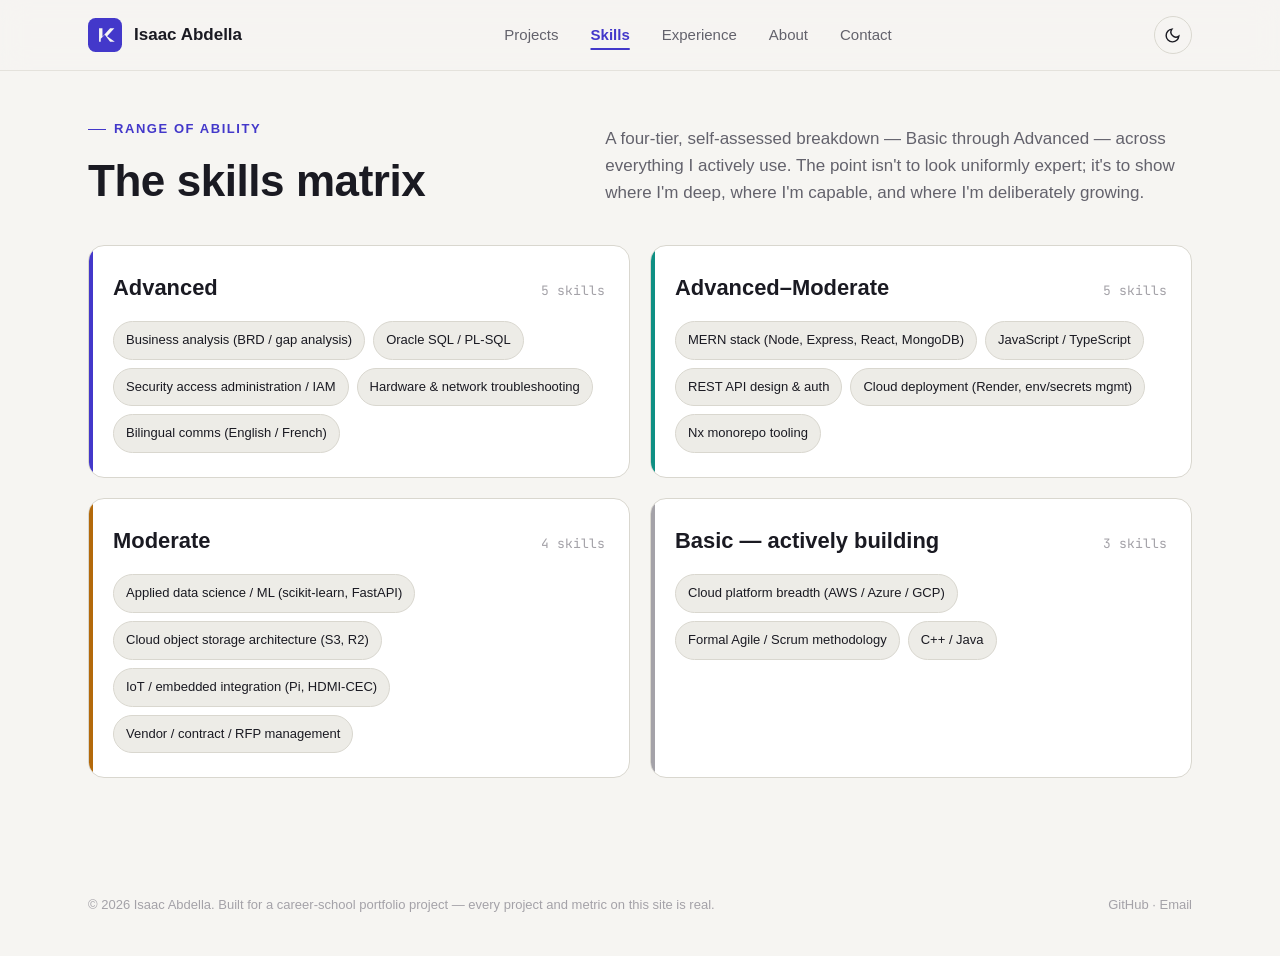
<file: skills.html>
<!DOCTYPE html>
<html lang="en">
<head>
<meta charset="UTF-8" />
<meta name="viewport" content="width=device-width, initial-scale=1.0" />
<title>Skills — Isaac Abdella</title>
<meta name="description" content="Isaac Abdella's four-tier, self-assessed skills matrix, Basic through Advanced." />
<meta property="og:title" content="Skills — Isaac Abdella" />
<meta property="og:description" content="Isaac Abdella's four-tier, self-assessed skills matrix, Basic through Advanced." />
<meta property="og:type" content="website" />

<!-- Fonts: Cabinet Grotesk (display) + Satoshi (body) via Fontshare, JetBrains Mono via Google -->
<link rel="preconnect" href="https://api.fontshare.com" />
<link href="https://api.fontshare.com/v2/css?f[]=cabinet-grotesk@500,700&f[]=satoshi@400,500,700&display=swap" rel="stylesheet" />
<link rel="preconnect" href="https://fonts.googleapis.com" />
<link rel="preconnect" href="https://fonts.gstatic.com" crossorigin />
<link href="https://fonts.googleapis.com/css2?family=JetBrains+Mono:wght@400;600&display=swap" rel="stylesheet" />

<link rel="stylesheet" href="./base.css" />
<link rel="stylesheet" href="./style.css" />

<!-- Favicon: inline SVG monogram -->
<link rel="icon" type="image/svg+xml" href="data:image/svg+xml,%3Csvg xmlns='http://www.w3.org/2000/svg' viewBox='0 0 40 40'%3E%3Crect width='40' height='40' rx='9' fill='%234338CA'/%3E%3Cpath d='M13 28V12h4v10.2L26 12h5l-8.5 9.6L31.5 28H26l-6.2-8.4L15 24.5V28h-2z' fill='white'/%3E%3C/svg%3E" />
</head>
<body>

<a href="#main" class="sr-only">Skip to content</a>

<header class="site-header">
  <div class="wrap">
    <a href="./index.html" class="brand" aria-label="Isaac Abdella home">
      <svg viewBox="0 0 40 40" fill="none" aria-hidden="true">
        <rect width="40" height="40" rx="9" fill="currentColor"/>
        <path d="M13 28V12h4v10.2L26 12h5l-8.5 9.6L31.5 28H26l-6.2-8.4L15 24.5V28h-2z" fill="var(--color-bg)"/>
      </svg>
      Isaac Abdella
    </a>
    <nav class="nav-links" aria-label="Primary">
      <a href="./projects.html">Projects</a>
      <a href="./skills.html" aria-current="page">Skills</a>
      <a href="./experience.html">Experience</a>
      <a href="./about.html">About</a>
      <a href="./contact.html">Contact</a>
    </nav>
    <div class="header-actions">
      <button class="theme-toggle" data-theme-toggle aria-label="Switch to dark mode">
        <svg viewBox="0 0 24 24" fill="none" stroke="currentColor" stroke-width="2"><path d="M21 12.79A9 9 0 1 1 11.21 3 7 7 0 0 0 21 12.79z"/></svg>
      </button>
      <a href="./Isaac-Abdella-Portfolio.pdf" target="_blank" rel="noopener noreferrer" class="btn btn-primary" style="display:none" id="pdf-header-link">Resume PDF</a>
      <button class="nav-toggle" id="nav-toggle" aria-label="Open menu">
        <svg viewBox="0 0 24 24" fill="none" stroke="currentColor" stroke-width="2"><path d="M3 6h18M3 12h18M3 18h18"/></svg>
      </button>
    </div>
  </div>
</header>

<div class="mobile-nav" id="mobile-nav">
  <div class="mobile-nav-top">
    <span class="brand">Menu</span>
    <button class="theme-toggle" id="mobile-nav-close" aria-label="Close menu">
      <svg viewBox="0 0 24 24" fill="none" stroke="currentColor" stroke-width="2"><path d="M18 6 6 18M6 6l12 12"/></svg>
    </button>
  </div>
      <a href="./index.html">Home</a>
      <a href="./projects.html">Projects</a>
      <a href="./skills.html" aria-current="page">Skills</a>
      <a href="./experience.html">Experience</a>
      <a href="./about.html">About</a>
      <a href="./contact.html">Contact</a>
</div>

<main id="main">

<!-- ================= SKILLS MATRIX ================= -->
<section class="section section--page wrap" id="skills">
  <div class="section-head reveal">
    <span class="eyebrow">Range of ability</span>
    <h1 class="section-title">The skills matrix</h1>
    <p class="section-sub">A four-tier, self-assessed breakdown — Basic through Advanced — across everything I actively use. The point isn't to look uniformly expert; it's to show where I'm deep, where I'm capable, and where I'm deliberately growing.</p>
  </div>
  <div class="tier-grid">
      <div class="tier-card reveal" style="--tier-color:var(--color-primary)">
        <div class="tier-head"><span class="tier-name">Advanced</span><span class="tier-count">5 skills</span></div>
        <div class="chip-row">
          <span class="chip">Business analysis (BRD / gap analysis)</span>
          <span class="chip">Oracle SQL / PL-SQL</span>
          <span class="chip">Security access administration / IAM</span>
          <span class="chip">Hardware &amp; network troubleshooting</span>
          <span class="chip">Bilingual comms (English / French)</span>
        </div>
      </div>
      <div class="tier-card reveal" style="--tier-color:var(--color-teal)">
        <div class="tier-head"><span class="tier-name">Advanced&ndash;Moderate</span><span class="tier-count">5 skills</span></div>
        <div class="chip-row">
          <span class="chip">MERN stack (Node, Express, React, MongoDB)</span>
          <span class="chip">JavaScript / TypeScript</span>
          <span class="chip">REST API design &amp; auth</span>
          <span class="chip">Cloud deployment (Render, env/secrets mgmt)</span>
          <span class="chip">Nx monorepo tooling</span>
        </div>
      </div>
      <div class="tier-card reveal" style="--tier-color:var(--color-amber)">
        <div class="tier-head"><span class="tier-name">Moderate</span><span class="tier-count">4 skills</span></div>
        <div class="chip-row">
          <span class="chip">Applied data science / ML (scikit-learn, FastAPI)</span>
          <span class="chip">Cloud object storage architecture (S3, R2)</span>
          <span class="chip">IoT / embedded integration (Pi, HDMI-CEC)</span>
          <span class="chip">Vendor / contract / RFP management</span>
        </div>
      </div>
      <div class="tier-card reveal" style="--tier-color:var(--color-text-faint)">
        <div class="tier-head"><span class="tier-name">Basic — actively building</span><span class="tier-count">3 skills</span></div>
        <div class="chip-row">
          <span class="chip">Cloud platform breadth (AWS / Azure / GCP)</span>
          <span class="chip">Formal Agile / Scrum methodology</span>
          <span class="chip">C++ / Java</span>
        </div>
      </div>
  </div>
</section>

</main>

<footer class="site-footer wrap">
  <div class="footer-row">
    <span>© 2026 Isaac Abdella. Built for a career-school portfolio project — every project and metric on this site is real.</span>
    <span><a href="https://github.com/Amorraw" target="_blank" rel="noopener noreferrer">GitHub</a> · <a href="mailto:yisehakga@proton.me">Email</a></span>
  </div>
</footer>

<script src="./app.js"></script>
</body>
</html>
</file>
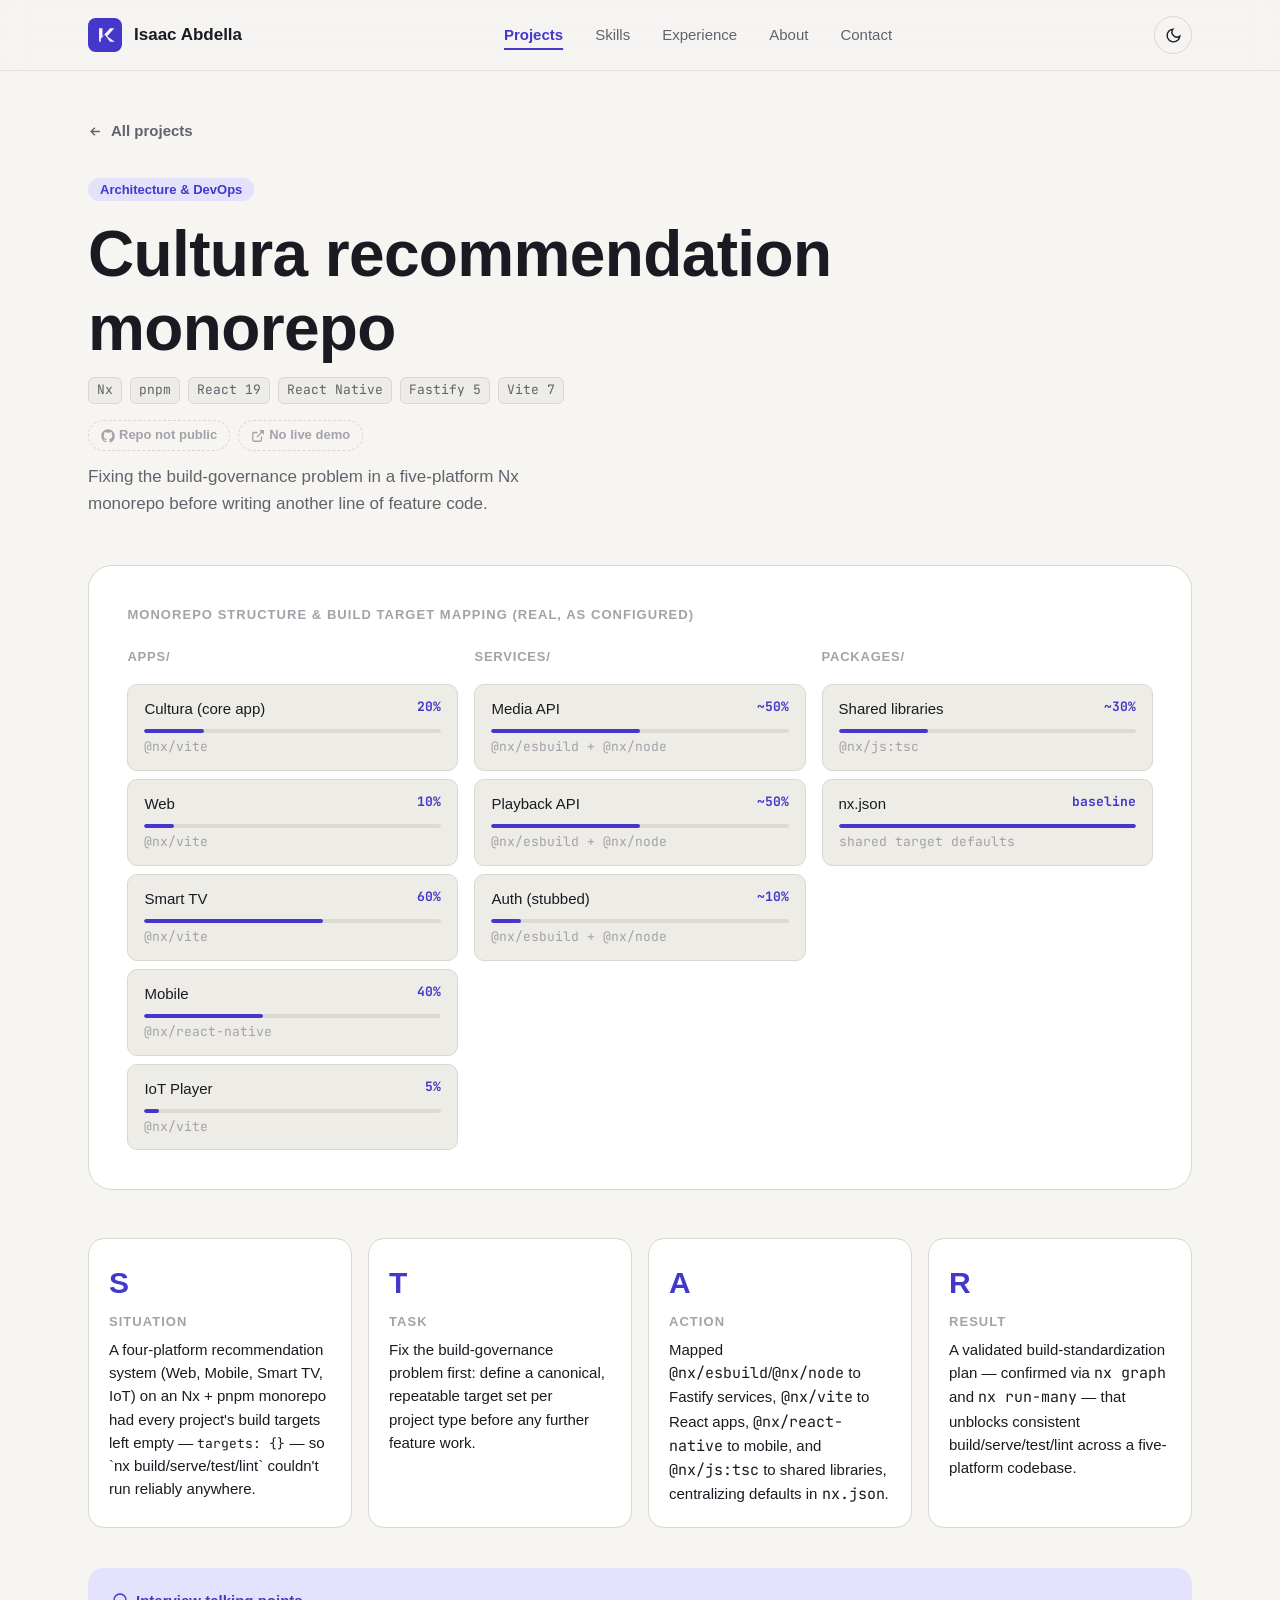
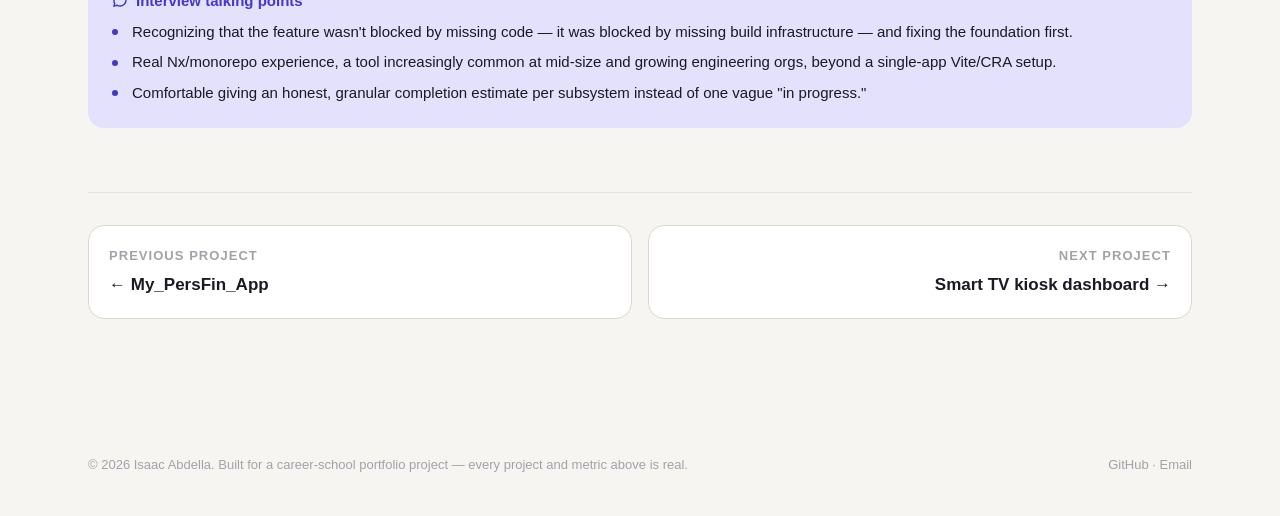
<file: projects/cultura.html>
<!DOCTYPE html>
<html lang="en">
<head>
<meta charset="UTF-8" />
<meta name="viewport" content="width=device-width, initial-scale=1.0" />
<title>Cultura recommendation monorepo — Isaac Abdella</title>
<meta name="description" content="Fixing the build-governance problem in a five-platform Nx monorepo before writing another line of feature code." />
<link rel="preconnect" href="https://api.fontshare.com" />
<link href="https://api.fontshare.com/v2/css?f[]=cabinet-grotesk@500,700&f[]=satoshi@400,500,700&display=swap" rel="stylesheet" />
<link rel="preconnect" href="https://fonts.googleapis.com" />
<link rel="preconnect" href="https://fonts.gstatic.com" crossorigin />
<link href="https://fonts.googleapis.com/css2?family=JetBrains+Mono:wght@400;600&display=swap" rel="stylesheet" />
<link rel="stylesheet" href="../base.css" />
<link rel="stylesheet" href="../style.css" />
<link rel="icon" type="image/svg+xml" href="data:image/svg+xml,%3Csvg xmlns='http://www.w3.org/2000/svg' viewBox='0 0 40 40'%3E%3Crect width='40' height='40' rx='9' fill='%234338CA'/%3E%3Cpath d='M13 28V12h4v10.2L26 12h5l-8.5 9.6L31.5 28H26l-6.2-8.4L15 24.5V28h-2z' fill='white'/%3E%3C/svg%3E" />
</head>
<body>

<a href="#main" class="sr-only">Skip to content</a>

<header class="site-header">
  <div class="wrap">
    <a href="../index.html" class="brand" aria-label="Isaac Abdella home">
      <svg viewBox="0 0 40 40" fill="none" aria-hidden="true">
        <rect width="40" height="40" rx="9" fill="currentColor"/>
        <path d="M13 28V12h4v10.2L26 12h5l-8.5 9.6L31.5 28H26l-6.2-8.4L15 24.5V28h-2z" fill="var(--color-bg)"/>
      </svg>
      Isaac Abdella
    </a>
    <nav class="nav-links" aria-label="Primary">
      <a href="../projects.html" aria-current="page">Projects</a>
      <a href="../skills.html">Skills</a>
      <a href="../experience.html">Experience</a>
      <a href="../about.html">About</a>
      <a href="../contact.html">Contact</a>
    </nav>
    <div class="header-actions">
      <button class="theme-toggle" data-theme-toggle aria-label="Switch to dark mode">
        <svg viewBox="0 0 24 24" fill="none" stroke="currentColor" stroke-width="2"><path d="M21 12.79A9 9 0 1 1 11.21 3 7 7 0 0 0 21 12.79z"/></svg>
      </button>
      <button class="nav-toggle" id="nav-toggle" aria-label="Open menu">
        <svg viewBox="0 0 24 24" fill="none" stroke="currentColor" stroke-width="2"><path d="M3 6h18M3 12h18M3 18h18"/></svg>
      </button>
    </div>
  </div>
</header>

<div class="mobile-nav" id="mobile-nav">
  <div class="mobile-nav-top">
    <span class="brand">Menu</span>
    <button class="theme-toggle" id="mobile-nav-close" aria-label="Close menu">
      <svg viewBox="0 0 24 24" fill="none" stroke="currentColor" stroke-width="2"><path d="M18 6 6 18M6 6l12 12"/></svg>
    </button>
  </div>
  <a href="../index.html">Home</a>
  <a href="../projects.html" aria-current="page">Projects</a>
  <a href="../skills.html">Skills</a>
  <a href="../experience.html">Experience</a>
  <a href="../about.html">About</a>
  <a href="../contact.html">Contact</a>
</div>

<main id="main">

<article class="project project--detail wrap" id="project-cultura">
  <a href="../projects.html" class="back-link">
    <svg viewBox="0 0 24 24" fill="none" stroke="currentColor" stroke-width="2.2" aria-hidden="true"><path d="M19 12H5M11 18l-6-6 6-6"/></svg>
    All projects
  </a>

  <header class="project-head">
    <span class="tag tag--tier-advanced">Architecture &amp; DevOps</span>
    <h1 class="project-title">Cultura recommendation monorepo</h1>
    <ul class="tech-stack" aria-label="Tech stack"><li>Nx</li><li>pnpm</li><li>React 19</li><li>React Native</li><li>Fastify 5</li><li>Vite 7</li></ul>
    <div class="link-bar">
      <!-- Swap for <a class="link-pill" href="..."> once the repo is public -->
      <span class="link-pill is-disabled"><svg viewBox="0 0 24 24" fill="currentColor" aria-hidden="true"><path d="M12 .5C5.65.5.5 5.65.5 12a11.5 11.5 0 0 0 7.86 10.92c.58.1.79-.25.79-.56v-2c-3.2.7-3.87-1.37-3.87-1.37-.52-1.33-1.28-1.69-1.28-1.69-1.05-.72.08-.7.08-.7 1.16.08 1.77 1.19 1.77 1.19 1.03 1.77 2.7 1.26 3.36.96.1-.75.4-1.26.73-1.55-2.55-.29-5.24-1.28-5.24-5.69 0-1.26.45-2.29 1.19-3.1-.12-.29-.52-1.46.11-3.05 0 0 .97-.31 3.17 1.18a11 11 0 0 1 5.77 0c2.2-1.49 3.17-1.18 3.17-1.18.63 1.59.23 2.76.11 3.05.74.81 1.19 1.84 1.19 3.1 0 4.42-2.7 5.4-5.26 5.68.41.36.78 1.06.78 2.14v3.17c0 .31.21.67.8.56A11.5 11.5 0 0 0 23.5 12C23.5 5.65 18.35.5 12 .5z"/></svg> Repo not public</span>
      <span class="link-pill is-disabled"><svg viewBox="0 0 24 24" fill="none" stroke="currentColor" stroke-width="2.2" aria-hidden="true"><path d="M18 13v6a2 2 0 0 1-2 2H5a2 2 0 0 1-2-2V8a2 2 0 0 1 2-2h6M15 3h6v6M10 14 21 3"/></svg> No live demo</span>
    </div>
    <p class="project-tagline">Fixing the build-governance problem in a five-platform Nx monorepo before writing another line of feature code.</p>
  </header>

  <div class="diagram reveal">
    <div class="diagram-label">Monorepo structure &amp; build target mapping (real, as configured)</div>
    <div class="tree-diagram">
      <div class="tree-col">
        <h5>apps/</h5>
        <div class="tree-item">Cultura (core app)<span class="pct">20%</span><div class="progress-bar"><span style="width:20%"></span></div><span class="plugin">@nx/vite</span></div>
        <div class="tree-item">Web<span class="pct">10%</span><div class="progress-bar"><span style="width:10%"></span></div><span class="plugin">@nx/vite</span></div>
        <div class="tree-item">Smart TV<span class="pct">60%</span><div class="progress-bar"><span style="width:60%"></span></div><span class="plugin">@nx/vite</span></div>
        <div class="tree-item">Mobile<span class="pct">40%</span><div class="progress-bar"><span style="width:40%"></span></div><span class="plugin">@nx/react-native</span></div>
        <div class="tree-item">IoT Player<span class="pct">5%</span><div class="progress-bar"><span style="width:5%"></span></div><span class="plugin">@nx/vite</span></div>
      </div>
      <div class="tree-col">
        <h5>services/</h5>
        <div class="tree-item">Media API<span class="pct">~50%</span><div class="progress-bar"><span style="width:50%"></span></div><span class="plugin">@nx/esbuild + @nx/node</span></div>
        <div class="tree-item">Playback API<span class="pct">~50%</span><div class="progress-bar"><span style="width:50%"></span></div><span class="plugin">@nx/esbuild + @nx/node</span></div>
        <div class="tree-item">Auth (stubbed)<span class="pct">~10%</span><div class="progress-bar"><span style="width:10%"></span></div><span class="plugin">@nx/esbuild + @nx/node</span></div>
      </div>
      <div class="tree-col">
        <h5>packages/</h5>
        <div class="tree-item">Shared libraries<span class="pct">~30%</span><div class="progress-bar"><span style="width:30%"></span></div><span class="plugin">@nx/js:tsc</span></div>
        <div class="tree-item">nx.json<span class="pct">baseline</span><div class="progress-bar"><span style="width:100%"></span></div><span class="plugin">shared target defaults</span></div>
      </div>
    </div>
  </div>

  <div class="star-grid reveal">
    <div class="star-card"><span class="star-letter">S</span><h4>Situation</h4><p>A four-platform recommendation system (Web, Mobile, Smart TV, IoT) on an Nx + pnpm monorepo had every project's build targets left empty — <code class="font-mono" style="font-size:var(--text-xs)">targets: {}</code> — so `nx build/serve/test/lint` couldn't run reliably anywhere.</p></div>
    <div class="star-card"><span class="star-letter">T</span><h4>Task</h4><p>Fix the build-governance problem first: define a canonical, repeatable target set per project type before any further feature work.</p></div>
    <div class="star-card"><span class="star-letter">A</span><h4>Action</h4><p>Mapped <span class="font-mono">@nx/esbuild</span>/<span class="font-mono">@nx/node</span> to Fastify services, <span class="font-mono">@nx/vite</span> to React apps, <span class="font-mono">@nx/react-native</span> to mobile, and <span class="font-mono">@nx/js:tsc</span> to shared libraries, centralizing defaults in <span class="font-mono">nx.json</span>.</p></div>
    <div class="star-card"><span class="star-letter">R</span><h4>Result</h4><p>A validated build-standardization plan — confirmed via <span class="font-mono">nx graph</span> and <span class="font-mono">nx run-many</span> — that unblocks consistent build/serve/test/lint across a five-platform codebase.</p></div>
  </div>

  <div class="talk-points reveal">
    <h4><svg viewBox="0 0 24 24" fill="none" stroke="currentColor" stroke-width="2.2"><path d="M8 12h.01M12 12h.01M16 12h.01M21 12c0 4.97-4.03 9-9 9-1.5 0-2.9-.37-4.14-1.02L3 21l1.05-3.68A8.96 8.96 0 0 1 3 12c0-4.97 4.03-9 9-9s9 4.03 9 9z"/></svg>Interview talking points</h4>
    <ul>
      <li>Recognizing that the feature wasn't blocked by missing code — it was blocked by missing build infrastructure — and fixing the foundation first.</li>
      <li>Real Nx/monorepo experience, a tool increasingly common at mid-size and growing engineering orgs, beyond a single-app Vite/CRA setup.</li>
      <li>Comfortable giving an honest, granular completion estimate per subsystem instead of one vague "in progress."</li>
    </ul>
  </div>

  <nav class="project-pager" aria-label="More projects">
    <a href="persfin.html"><span class="lbl">Previous project</span><span class="ttl">&larr; My_PersFin_App</span></a>
    <a href="kiosk.html" class="next"><span class="lbl">Next project</span><span class="ttl">Smart TV kiosk dashboard &rarr;</span></a>
  </nav>
</article>

</main>

<footer class="site-footer wrap">
  <div class="footer-row">
    <span>© 2026 Isaac Abdella. Built for a career-school portfolio project — every project and metric above is real.</span>
    <span><a href="https://github.com/Amorraw" target="_blank" rel="noopener noreferrer">GitHub</a> · <a href="mailto:yisehakga@proton.me">Email</a></span>
  </div>
</footer>

<script src="../app.js"></script>
</body>
</html>
</file>
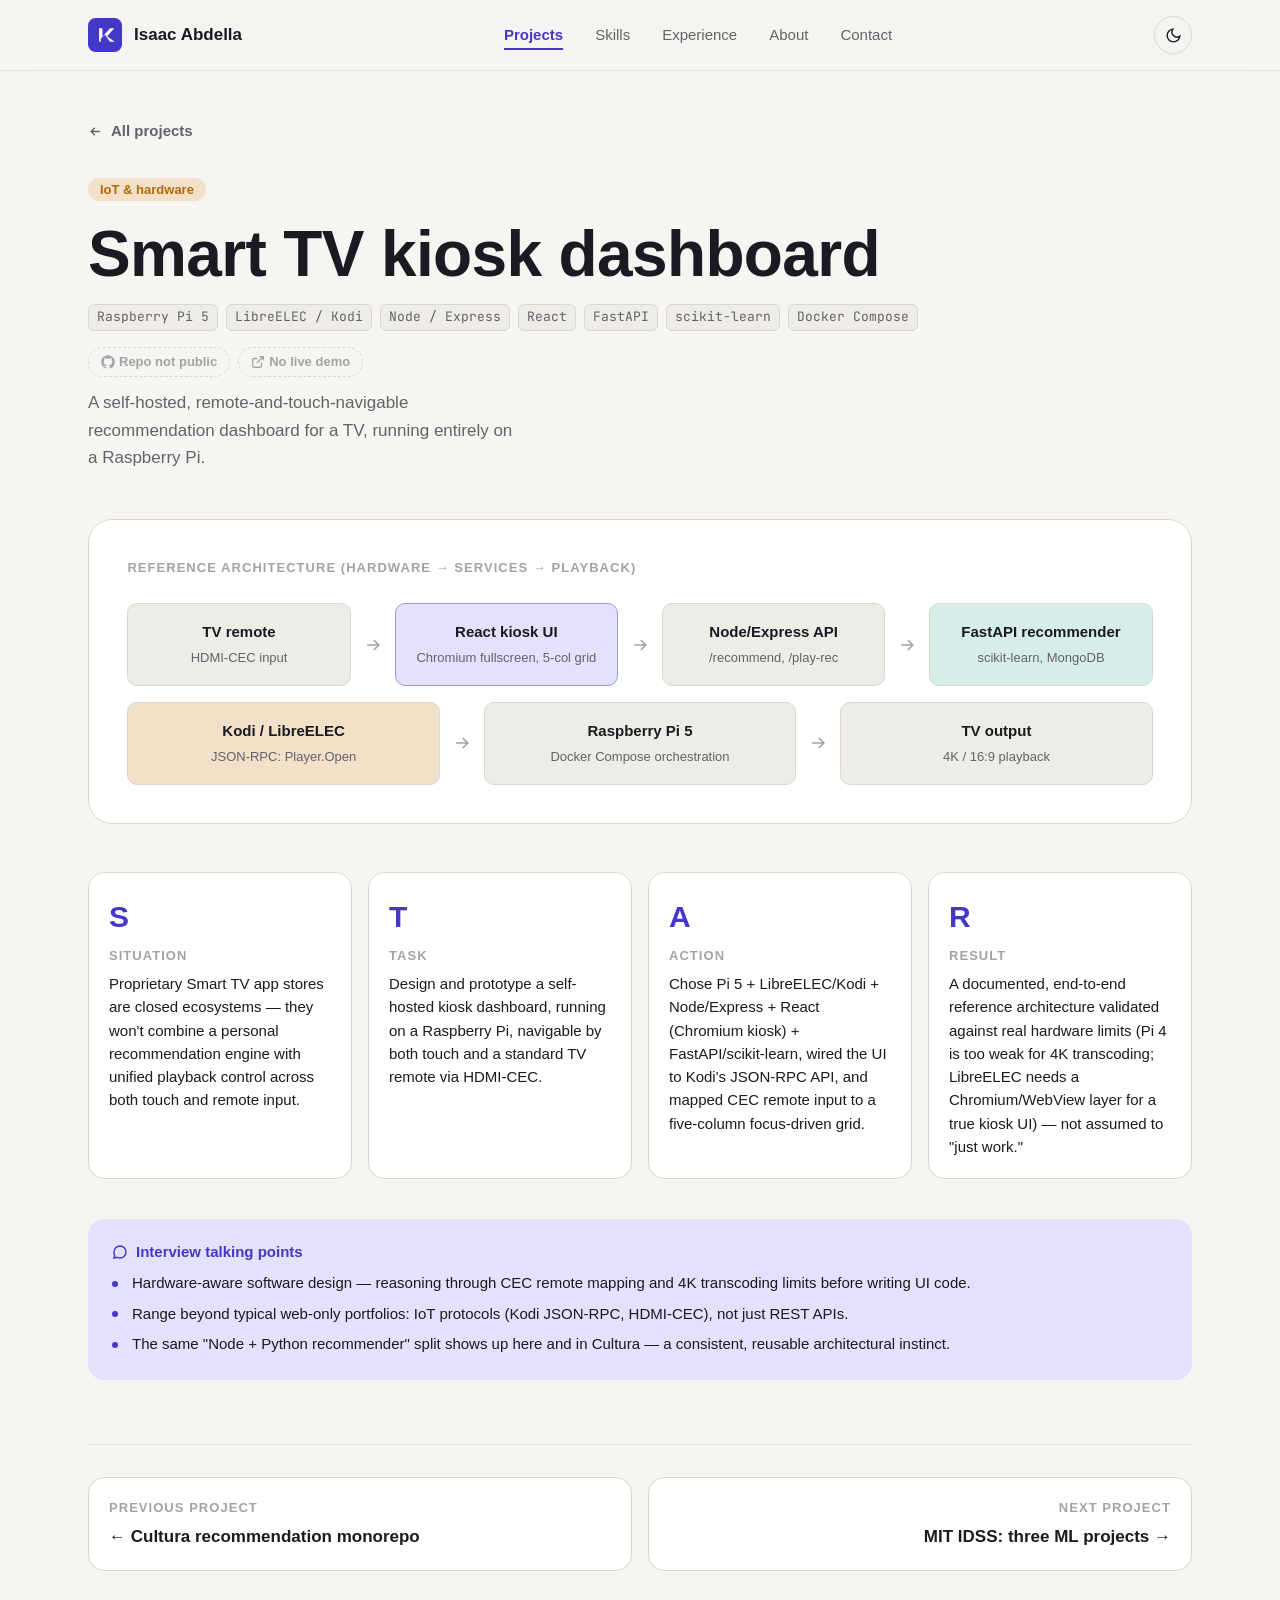
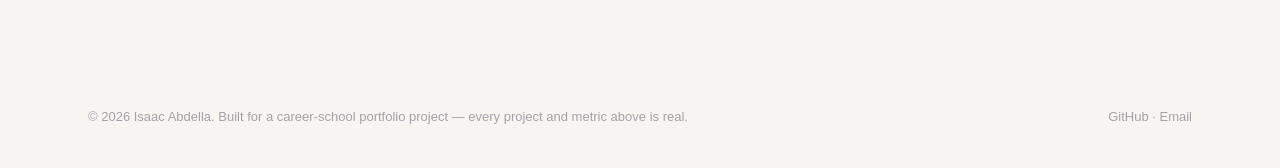
<file: projects/kiosk.html>
<!DOCTYPE html>
<html lang="en">
<head>
<meta charset="UTF-8" />
<meta name="viewport" content="width=device-width, initial-scale=1.0" />
<title>Smart TV kiosk dashboard — Isaac Abdella</title>
<meta name="description" content="A self-hosted, remote-and-touch-navigable recommendation dashboard for a TV, running entirely on a Raspberry Pi." />
<link rel="preconnect" href="https://api.fontshare.com" />
<link href="https://api.fontshare.com/v2/css?f[]=cabinet-grotesk@500,700&f[]=satoshi@400,500,700&display=swap" rel="stylesheet" />
<link rel="preconnect" href="https://fonts.googleapis.com" />
<link rel="preconnect" href="https://fonts.gstatic.com" crossorigin />
<link href="https://fonts.googleapis.com/css2?family=JetBrains+Mono:wght@400;600&display=swap" rel="stylesheet" />
<link rel="stylesheet" href="../base.css" />
<link rel="stylesheet" href="../style.css" />
<link rel="icon" type="image/svg+xml" href="data:image/svg+xml,%3Csvg xmlns='http://www.w3.org/2000/svg' viewBox='0 0 40 40'%3E%3Crect width='40' height='40' rx='9' fill='%234338CA'/%3E%3Cpath d='M13 28V12h4v10.2L26 12h5l-8.5 9.6L31.5 28H26l-6.2-8.4L15 24.5V28h-2z' fill='white'/%3E%3C/svg%3E" />
</head>
<body>

<a href="#main" class="sr-only">Skip to content</a>

<header class="site-header">
  <div class="wrap">
    <a href="../index.html" class="brand" aria-label="Isaac Abdella home">
      <svg viewBox="0 0 40 40" fill="none" aria-hidden="true">
        <rect width="40" height="40" rx="9" fill="currentColor"/>
        <path d="M13 28V12h4v10.2L26 12h5l-8.5 9.6L31.5 28H26l-6.2-8.4L15 24.5V28h-2z" fill="var(--color-bg)"/>
      </svg>
      Isaac Abdella
    </a>
    <nav class="nav-links" aria-label="Primary">
      <a href="../projects.html" aria-current="page">Projects</a>
      <a href="../skills.html">Skills</a>
      <a href="../experience.html">Experience</a>
      <a href="../about.html">About</a>
      <a href="../contact.html">Contact</a>
    </nav>
    <div class="header-actions">
      <button class="theme-toggle" data-theme-toggle aria-label="Switch to dark mode">
        <svg viewBox="0 0 24 24" fill="none" stroke="currentColor" stroke-width="2"><path d="M21 12.79A9 9 0 1 1 11.21 3 7 7 0 0 0 21 12.79z"/></svg>
      </button>
      <button class="nav-toggle" id="nav-toggle" aria-label="Open menu">
        <svg viewBox="0 0 24 24" fill="none" stroke="currentColor" stroke-width="2"><path d="M3 6h18M3 12h18M3 18h18"/></svg>
      </button>
    </div>
  </div>
</header>

<div class="mobile-nav" id="mobile-nav">
  <div class="mobile-nav-top">
    <span class="brand">Menu</span>
    <button class="theme-toggle" id="mobile-nav-close" aria-label="Close menu">
      <svg viewBox="0 0 24 24" fill="none" stroke="currentColor" stroke-width="2"><path d="M18 6 6 18M6 6l12 12"/></svg>
    </button>
  </div>
  <a href="../index.html">Home</a>
  <a href="../projects.html" aria-current="page">Projects</a>
  <a href="../skills.html">Skills</a>
  <a href="../experience.html">Experience</a>
  <a href="../about.html">About</a>
  <a href="../contact.html">Contact</a>
</div>

<main id="main">

<article class="project project--detail wrap" id="project-kiosk">
  <a href="../projects.html" class="back-link">
    <svg viewBox="0 0 24 24" fill="none" stroke="currentColor" stroke-width="2.2" aria-hidden="true"><path d="M19 12H5M11 18l-6-6 6-6"/></svg>
    All projects
  </a>

  <header class="project-head">
    <span class="tag tag--tier-moderate">IoT &amp; hardware</span>
    <h1 class="project-title">Smart TV kiosk dashboard</h1>
    <ul class="tech-stack" aria-label="Tech stack"><li>Raspberry Pi 5</li><li>LibreELEC / Kodi</li><li>Node / Express</li><li>React</li><li>FastAPI</li><li>scikit-learn</li><li>Docker Compose</li></ul>
    <div class="link-bar">
      <!-- Swap for <a class="link-pill" href="..."> once the repo is public -->
      <span class="link-pill is-disabled"><svg viewBox="0 0 24 24" fill="currentColor" aria-hidden="true"><path d="M12 .5C5.65.5.5 5.65.5 12a11.5 11.5 0 0 0 7.86 10.92c.58.1.79-.25.79-.56v-2c-3.2.7-3.87-1.37-3.87-1.37-.52-1.33-1.28-1.69-1.28-1.69-1.05-.72.08-.7.08-.7 1.16.08 1.77 1.19 1.77 1.19 1.03 1.77 2.7 1.26 3.36.96.1-.75.4-1.26.73-1.55-2.55-.29-5.24-1.28-5.24-5.69 0-1.26.45-2.29 1.19-3.1-.12-.29-.52-1.46.11-3.05 0 0 .97-.31 3.17 1.18a11 11 0 0 1 5.77 0c2.2-1.49 3.17-1.18 3.17-1.18.63 1.59.23 2.76.11 3.05.74.81 1.19 1.84 1.19 3.1 0 4.42-2.7 5.4-5.26 5.68.41.36.78 1.06.78 2.14v3.17c0 .31.21.67.8.56A11.5 11.5 0 0 0 23.5 12C23.5 5.65 18.35.5 12 .5z"/></svg> Repo not public</span>
      <span class="link-pill is-disabled"><svg viewBox="0 0 24 24" fill="none" stroke="currentColor" stroke-width="2.2" aria-hidden="true"><path d="M18 13v6a2 2 0 0 1-2 2H5a2 2 0 0 1-2-2V8a2 2 0 0 1 2-2h6M15 3h6v6M10 14 21 3"/></svg> No live demo</span>
    </div>
    <p class="project-tagline">A self-hosted, remote-and-touch-navigable recommendation dashboard for a TV, running entirely on a Raspberry Pi.</p>
  </header>

  <div class="diagram reveal">
    <div class="diagram-label">Reference architecture (hardware → services → playback)</div>
    <div class="flow-row">
      <div class="flow-node"><span class="n-title">TV remote</span><span class="n-sub">HDMI-CEC input</span></div>
      <div class="flow-arrow"><svg viewBox="0 0 24 24" fill="none" stroke="currentColor" stroke-width="2"><path d="M5 12h14M13 6l6 6-6 6"/></svg></div>
      <div class="flow-node accent"><span class="n-title">React kiosk UI</span><span class="n-sub">Chromium fullscreen, 5-col grid</span></div>
      <div class="flow-arrow"><svg viewBox="0 0 24 24" fill="none" stroke="currentColor" stroke-width="2"><path d="M5 12h14M13 6l6 6-6 6"/></svg></div>
      <div class="flow-node"><span class="n-title">Node/Express API</span><span class="n-sub">/recommend, /play-rec</span></div>
      <div class="flow-arrow"><svg viewBox="0 0 24 24" fill="none" stroke="currentColor" stroke-width="2"><path d="M5 12h14M13 6l6 6-6 6"/></svg></div>
      <div class="flow-node teal"><span class="n-title">FastAPI recommender</span><span class="n-sub">scikit-learn, MongoDB</span></div>
    </div>
    <div style="height:var(--space-4)"></div>
    <div class="flow-row">
      <div class="flow-node amber"><span class="n-title">Kodi / LibreELEC</span><span class="n-sub">JSON-RPC: Player.Open</span></div>
      <div class="flow-arrow"><svg viewBox="0 0 24 24" fill="none" stroke="currentColor" stroke-width="2"><path d="M5 12h14M13 6l6 6-6 6"/></svg></div>
      <div class="flow-node"><span class="n-title">Raspberry Pi 5</span><span class="n-sub">Docker Compose orchestration</span></div>
      <div class="flow-arrow"><svg viewBox="0 0 24 24" fill="none" stroke="currentColor" stroke-width="2"><path d="M5 12h14M13 6l6 6-6 6"/></svg></div>
      <div class="flow-node"><span class="n-title">TV output</span><span class="n-sub">4K / 16:9 playback</span></div>
    </div>
  </div>

  <div class="star-grid reveal">
    <div class="star-card"><span class="star-letter">S</span><h4>Situation</h4><p>Proprietary Smart TV app stores are closed ecosystems — they won't combine a personal recommendation engine with unified playback control across both touch and remote input.</p></div>
    <div class="star-card"><span class="star-letter">T</span><h4>Task</h4><p>Design and prototype a self-hosted kiosk dashboard, running on a Raspberry Pi, navigable by both touch and a standard TV remote via HDMI-CEC.</p></div>
    <div class="star-card"><span class="star-letter">A</span><h4>Action</h4><p>Chose Pi 5 + LibreELEC/Kodi + Node/Express + React (Chromium kiosk) + FastAPI/scikit-learn, wired the UI to Kodi's JSON-RPC API, and mapped CEC remote input to a five-column focus-driven grid.</p></div>
    <div class="star-card"><span class="star-letter">R</span><h4>Result</h4><p>A documented, end-to-end reference architecture validated against real hardware limits (Pi 4 is too weak for 4K transcoding; LibreELEC needs a Chromium/WebView layer for a true kiosk UI) — not assumed to "just work."</p></div>
  </div>

  <div class="talk-points reveal">
    <h4><svg viewBox="0 0 24 24" fill="none" stroke="currentColor" stroke-width="2.2"><path d="M8 12h.01M12 12h.01M16 12h.01M21 12c0 4.97-4.03 9-9 9-1.5 0-2.9-.37-4.14-1.02L3 21l1.05-3.68A8.96 8.96 0 0 1 3 12c0-4.97 4.03-9 9-9s9 4.03 9 9z"/></svg>Interview talking points</h4>
    <ul>
      <li>Hardware-aware software design — reasoning through CEC remote mapping and 4K transcoding limits before writing UI code.</li>
      <li>Range beyond typical web-only portfolios: IoT protocols (Kodi JSON-RPC, HDMI-CEC), not just REST APIs.</li>
      <li>The same "Node + Python recommender" split shows up here and in Cultura — a consistent, reusable architectural instinct.</li>
    </ul>
  </div>

  <nav class="project-pager" aria-label="More projects">
    <a href="cultura.html"><span class="lbl">Previous project</span><span class="ttl">&larr; Cultura recommendation monorepo</span></a>
    <a href="mit-dsml.html" class="next"><span class="lbl">Next project</span><span class="ttl">MIT IDSS: three ML projects &rarr;</span></a>
  </nav>
</article>

</main>

<footer class="site-footer wrap">
  <div class="footer-row">
    <span>© 2026 Isaac Abdella. Built for a career-school portfolio project — every project and metric above is real.</span>
    <span><a href="https://github.com/Amorraw" target="_blank" rel="noopener noreferrer">GitHub</a> · <a href="mailto:yisehakga@proton.me">Email</a></span>
  </div>
</footer>

<script src="../app.js"></script>
</body>
</html>
</file>
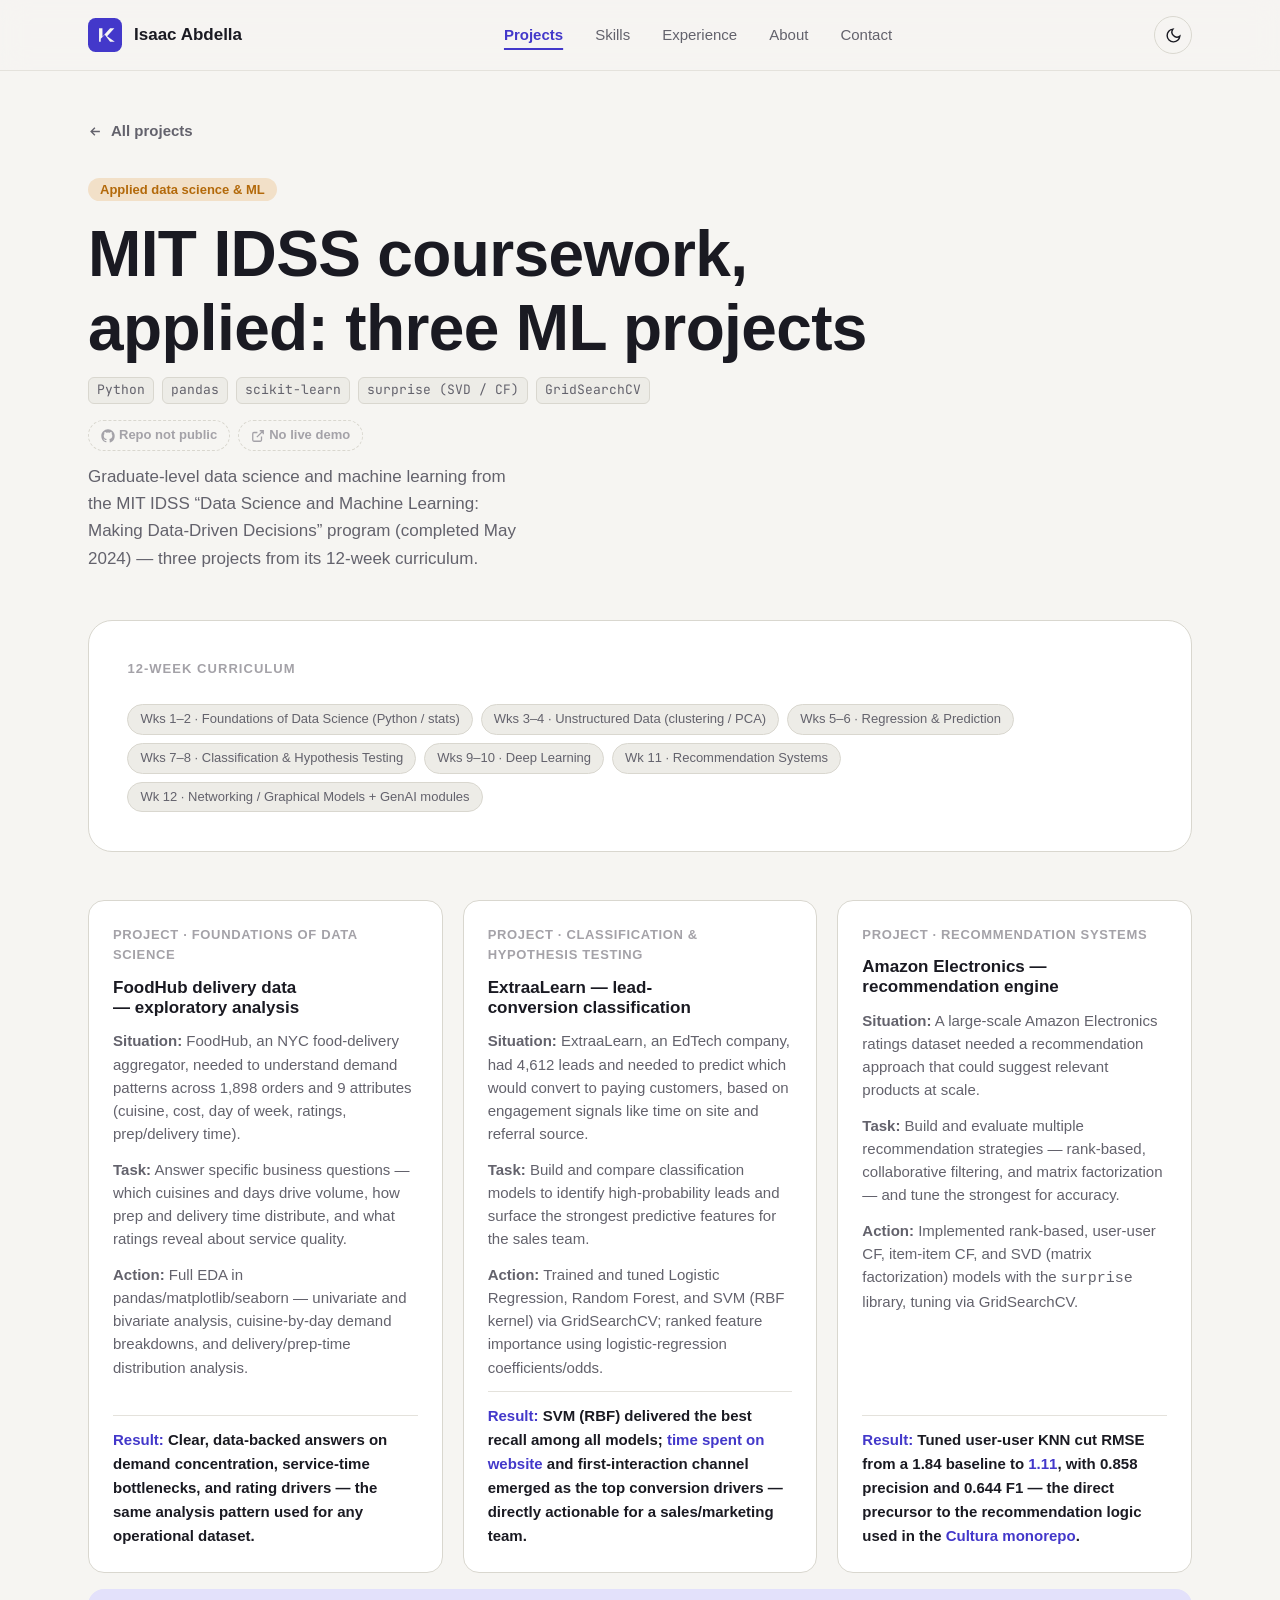
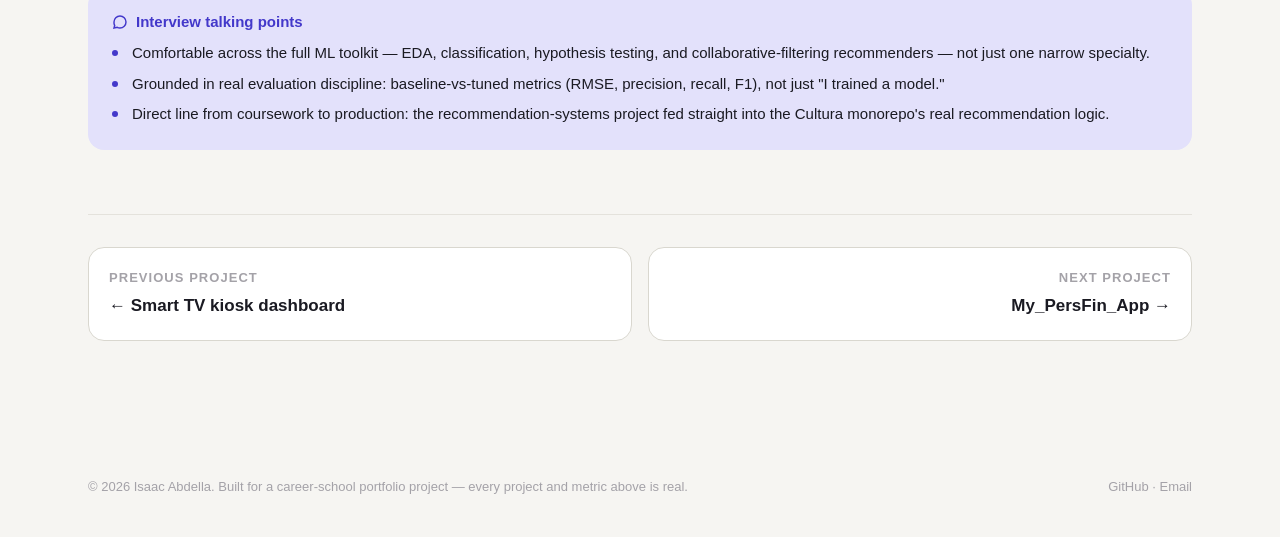
<file: projects/mit-dsml.html>
<!DOCTYPE html>
<html lang="en">
<head>
<meta charset="UTF-8" />
<meta name="viewport" content="width=device-width, initial-scale=1.0" />
<title>MIT IDSS coursework, applied: three ML projects — Isaac Abdella</title>
<meta name="description" content="Graduate-level data science and machine learning from the MIT IDSS &ldquo;Data Science and Machine Learning: Making Data-Driven Decisions&rdquo; program (completed May 2024) — three projects from its 12-week curriculum." />
<link rel="preconnect" href="https://api.fontshare.com" />
<link href="https://api.fontshare.com/v2/css?f[]=cabinet-grotesk@500,700&f[]=satoshi@400,500,700&display=swap" rel="stylesheet" />
<link rel="preconnect" href="https://fonts.googleapis.com" />
<link rel="preconnect" href="https://fonts.gstatic.com" crossorigin />
<link href="https://fonts.googleapis.com/css2?family=JetBrains+Mono:wght@400;600&display=swap" rel="stylesheet" />
<link rel="stylesheet" href="../base.css" />
<link rel="stylesheet" href="../style.css" />
<link rel="icon" type="image/svg+xml" href="data:image/svg+xml,%3Csvg xmlns='http://www.w3.org/2000/svg' viewBox='0 0 40 40'%3E%3Crect width='40' height='40' rx='9' fill='%234338CA'/%3E%3Cpath d='M13 28V12h4v10.2L26 12h5l-8.5 9.6L31.5 28H26l-6.2-8.4L15 24.5V28h-2z' fill='white'/%3E%3C/svg%3E" />
</head>
<body>

<a href="#main" class="sr-only">Skip to content</a>

<header class="site-header">
  <div class="wrap">
    <a href="../index.html" class="brand" aria-label="Isaac Abdella home">
      <svg viewBox="0 0 40 40" fill="none" aria-hidden="true">
        <rect width="40" height="40" rx="9" fill="currentColor"/>
        <path d="M13 28V12h4v10.2L26 12h5l-8.5 9.6L31.5 28H26l-6.2-8.4L15 24.5V28h-2z" fill="var(--color-bg)"/>
      </svg>
      Isaac Abdella
    </a>
    <nav class="nav-links" aria-label="Primary">
      <a href="../projects.html" aria-current="page">Projects</a>
      <a href="../skills.html">Skills</a>
      <a href="../experience.html">Experience</a>
      <a href="../about.html">About</a>
      <a href="../contact.html">Contact</a>
    </nav>
    <div class="header-actions">
      <button class="theme-toggle" data-theme-toggle aria-label="Switch to dark mode">
        <svg viewBox="0 0 24 24" fill="none" stroke="currentColor" stroke-width="2"><path d="M21 12.79A9 9 0 1 1 11.21 3 7 7 0 0 0 21 12.79z"/></svg>
      </button>
      <button class="nav-toggle" id="nav-toggle" aria-label="Open menu">
        <svg viewBox="0 0 24 24" fill="none" stroke="currentColor" stroke-width="2"><path d="M3 6h18M3 12h18M3 18h18"/></svg>
      </button>
    </div>
  </div>
</header>

<div class="mobile-nav" id="mobile-nav">
  <div class="mobile-nav-top">
    <span class="brand">Menu</span>
    <button class="theme-toggle" id="mobile-nav-close" aria-label="Close menu">
      <svg viewBox="0 0 24 24" fill="none" stroke="currentColor" stroke-width="2"><path d="M18 6 6 18M6 6l12 12"/></svg>
    </button>
  </div>
  <a href="../index.html">Home</a>
  <a href="../projects.html" aria-current="page">Projects</a>
  <a href="../skills.html">Skills</a>
  <a href="../experience.html">Experience</a>
  <a href="../about.html">About</a>
  <a href="../contact.html">Contact</a>
</div>

<main id="main">

<article class="project project--detail wrap" id="project-mit-dsml">
  <a href="../projects.html" class="back-link">
    <svg viewBox="0 0 24 24" fill="none" stroke="currentColor" stroke-width="2.2" aria-hidden="true"><path d="M19 12H5M11 18l-6-6 6-6"/></svg>
    All projects
  </a>

  <header class="project-head">
    <span class="tag tag--tier-moderate">Applied data science &amp; ML</span>
    <h1 class="project-title">MIT IDSS coursework, applied: three ML projects</h1>
    <ul class="tech-stack" aria-label="Tech stack"><li>Python</li><li>pandas</li><li>scikit-learn</li><li>surprise (SVD / CF)</li><li>GridSearchCV</li></ul>
    <div class="link-bar">
      <!-- Swap for <a class="link-pill" href="..."> once the repo is public -->
      <span class="link-pill is-disabled"><svg viewBox="0 0 24 24" fill="currentColor" aria-hidden="true"><path d="M12 .5C5.65.5.5 5.65.5 12a11.5 11.5 0 0 0 7.86 10.92c.58.1.79-.25.79-.56v-2c-3.2.7-3.87-1.37-3.87-1.37-.52-1.33-1.28-1.69-1.28-1.69-1.05-.72.08-.7.08-.7 1.16.08 1.77 1.19 1.77 1.19 1.03 1.77 2.7 1.26 3.36.96.1-.75.4-1.26.73-1.55-2.55-.29-5.24-1.28-5.24-5.69 0-1.26.45-2.29 1.19-3.1-.12-.29-.52-1.46.11-3.05 0 0 .97-.31 3.17 1.18a11 11 0 0 1 5.77 0c2.2-1.49 3.17-1.18 3.17-1.18.63 1.59.23 2.76.11 3.05.74.81 1.19 1.84 1.19 3.1 0 4.42-2.7 5.4-5.26 5.68.41.36.78 1.06.78 2.14v3.17c0 .31.21.67.8.56A11.5 11.5 0 0 0 23.5 12C23.5 5.65 18.35.5 12 .5z"/></svg> Repo not public</span>
      <span class="link-pill is-disabled"><svg viewBox="0 0 24 24" fill="none" stroke="currentColor" stroke-width="2.2" aria-hidden="true"><path d="M18 13v6a2 2 0 0 1-2 2H5a2 2 0 0 1-2-2V8a2 2 0 0 1 2-2h6M15 3h6v6M10 14 21 3"/></svg> No live demo</span>
    </div>
    <p class="project-tagline">Graduate-level data science and machine learning from the MIT IDSS &ldquo;Data Science and Machine Learning: Making Data-Driven Decisions&rdquo; program (completed May 2024) — three projects from its 12-week curriculum.</p>
  </header>

  <div class="diagram reveal">
    <div class="diagram-label">12-week curriculum</div>
    <div class="curriculum-strip">
      <span>Wks 1&ndash;2 &middot; Foundations of Data Science (Python / stats)</span>
      <span>Wks 3&ndash;4 &middot; Unstructured Data (clustering / PCA)</span>
      <span>Wks 5&ndash;6 &middot; Regression &amp; Prediction</span>
      <span>Wks 7&ndash;8 &middot; Classification &amp; Hypothesis Testing</span>
      <span>Wks 9&ndash;10 &middot; Deep Learning</span>
      <span>Wk 11 &middot; Recommendation Systems</span>
      <span>Wk 12 &middot; Networking / Graphical Models + GenAI modules</span>
    </div>
  </div>

  <div class="dsml-grid reveal">
    <div class="dsml-card">
      <span class="dsml-role">Project &middot; Foundations of Data Science</span>
      <h4>FoodHub delivery data — exploratory analysis</h4>
      <p><strong>Situation:</strong> FoodHub, an NYC food-delivery aggregator, needed to understand demand patterns across 1,898 orders and 9 attributes (cuisine, cost, day of week, ratings, prep/delivery time).</p>
      <p><strong>Task:</strong> Answer specific business questions — which cuisines and days drive volume, how prep and delivery time distribute, and what ratings reveal about service quality.</p>
      <p><strong>Action:</strong> Full EDA in pandas/matplotlib/seaborn — univariate and bivariate analysis, cuisine-by-day demand breakdowns, and delivery/prep-time distribution analysis.</p>
      <div class="dsml-result"><strong>Result:</strong> Clear, data-backed answers on demand concentration, service-time bottlenecks, and rating drivers — the same analysis pattern used for any operational dataset.</div>
    </div>
    <div class="dsml-card">
      <span class="dsml-role">Project &middot; Classification &amp; Hypothesis Testing</span>
      <h4>ExtraaLearn — lead-conversion classification</h4>
      <p><strong>Situation:</strong> ExtraaLearn, an EdTech company, had 4,612 leads and needed to predict which would convert to paying customers, based on engagement signals like time on site and referral source.</p>
      <p><strong>Task:</strong> Build and compare classification models to identify high-probability leads and surface the strongest predictive features for the sales team.</p>
      <p><strong>Action:</strong> Trained and tuned Logistic Regression, Random Forest, and SVM (RBF kernel) via GridSearchCV; ranked feature importance using logistic-regression coefficients/odds.</p>
      <div class="dsml-result"><strong>Result:</strong> SVM (RBF) delivered the best recall among all models; <strong>time spent on website</strong> and first-interaction channel emerged as the top conversion drivers — directly actionable for a sales/marketing team.</div>
    </div>
    <div class="dsml-card">
      <span class="dsml-role">Project &middot; Recommendation Systems</span>
      <h4>Amazon Electronics — recommendation engine</h4>
      <p><strong>Situation:</strong> A large-scale Amazon Electronics ratings dataset needed a recommendation approach that could suggest relevant products at scale.</p>
      <p><strong>Task:</strong> Build and evaluate multiple recommendation strategies — rank-based, collaborative filtering, and matrix factorization — and tune the strongest for accuracy.</p>
      <p><strong>Action:</strong> Implemented rank-based, user-user CF, item-item CF, and SVD (matrix factorization) models with the <code>surprise</code> library, tuning via GridSearchCV.</p>
      <div class="dsml-result"><strong>Result:</strong> Tuned user-user KNN cut RMSE from a 1.84 baseline to <strong>1.11</strong>, with 0.858 precision and 0.644 F1 — the direct precursor to the recommendation logic used in the <a href="cultura.html">Cultura monorepo</a>.</div>
    </div>
  </div>

  <div class="talk-points reveal">
    <h4><svg viewBox="0 0 24 24" fill="none" stroke="currentColor" stroke-width="2.2"><path d="M8 12h.01M12 12h.01M16 12h.01M21 12c0 4.97-4.03 9-9 9-1.5 0-2.9-.37-4.14-1.02L3 21l1.05-3.68A8.96 8.96 0 0 1 3 12c0-4.97 4.03-9 9-9s9 4.03 9 9z"/></svg>Interview talking points</h4>
    <ul>
      <li>Comfortable across the full ML toolkit — EDA, classification, hypothesis testing, and collaborative-filtering recommenders — not just one narrow specialty.</li>
      <li>Grounded in real evaluation discipline: baseline-vs-tuned metrics (RMSE, precision, recall, F1), not just "I trained a model."</li>
      <li>Direct line from coursework to production: the recommendation-systems project fed straight into the Cultura monorepo's real recommendation logic.</li>
    </ul>
  </div>

  <nav class="project-pager" aria-label="More projects">
    <a href="kiosk.html"><span class="lbl">Previous project</span><span class="ttl">&larr; Smart TV kiosk dashboard</span></a>
    <a href="persfin.html" class="next"><span class="lbl">Next project</span><span class="ttl">My_PersFin_App &rarr;</span></a>
  </nav>
</article>

</main>

<footer class="site-footer wrap">
  <div class="footer-row">
    <span>© 2026 Isaac Abdella. Built for a career-school portfolio project — every project and metric above is real.</span>
    <span><a href="https://github.com/Amorraw" target="_blank" rel="noopener noreferrer">GitHub</a> · <a href="mailto:yisehakga@proton.me">Email</a></span>
  </div>
</footer>

<script src="../app.js"></script>
</body>
</html>
</file>
<file: base.css>
/* base.css — mandatory reset + base rules */
*,
*::before,
*::after {
  box-sizing: border-box;
  margin: 0;
  padding: 0;
}

html {
  -moz-text-size-adjust: none;
  -webkit-text-size-adjust: none;
  text-size-adjust: none;
  -webkit-font-smoothing: antialiased;
  -moz-osx-font-smoothing: grayscale;
  text-rendering: optimizeLegibility;
  scroll-behavior: smooth;
  hanging-punctuation: first last;
  scroll-padding-top: var(--space-20);
}

body {
  min-height: 100dvh;
  line-height: 1.6;
  font-family: var(--font-body, sans-serif);
  font-size: var(--text-base);
  color: var(--color-text);
  background-color: var(--color-bg);
}

img,
picture,
video,
canvas,
svg {
  display: block;
  max-width: 100%;
  height: auto;
}
ul[role='list'],
ol[role='list'] {
  list-style: none;
}
input,
button,
textarea,
select {
  font: inherit;
  color: inherit;
}

h1,
h2,
h3,
h4,
h5,
h6 {
  text-wrap: balance;
  line-height: 1.15;
}
p,
li,
figcaption {
  text-wrap: pretty;
}

::selection {
  background: oklch(from var(--color-primary) l c h / 0.25);
  color: var(--color-text);
}

:focus-visible {
  outline: 2px solid var(--color-primary);
  outline-offset: 3px;
  border-radius: var(--radius-sm);
}

@media (prefers-reduced-motion: reduce) {
  *,
  *::before,
  *::after {
    animation-duration: 0.01ms !important;
    animation-iteration-count: 1 !important;
    transition-duration: 0.01ms !important;
    scroll-behavior: auto !important;
  }
}

button {
  cursor: pointer;
  background: none;
  border: none;
}
table {
  border-collapse: collapse;
  width: 100%;
}

a,
button,
[role='button'],
[role='link'],
input,
textarea,
select {
  transition:
    color var(--transition-interactive),
    background var(--transition-interactive),
    border-color var(--transition-interactive),
    box-shadow var(--transition-interactive);
}

.sr-only {
  position: absolute;
  width: 1px;
  height: 1px;
  padding: 0;
  margin: -1px;
  overflow: hidden;
  clip: rect(0, 0, 0, 0);
  white-space: nowrap;
  border-width: 0;
}
</file>
<file: style.css>
/* ============================================================
   DESIGN TOKENS — Isaac Abdella Portfolio
   Concept: analytical / technical / quietly confident.
   Accent derived from the flagship app's own indigo brand color.
   ============================================================ */

:root,
[data-theme='light'] {
  /* Surfaces */
  --color-bg: #f6f5f2;
  --color-surface: #ffffff;
  --color-surface-2: #fdfdfc;
  --color-surface-offset: #edece7;
  --color-surface-offset-2: #e4e3dc;
  --color-surface-dynamic: #dcdbd3;
  --color-divider: #e4e2dc;
  --color-border: #d9d7cf;

  /* Text */
  --color-text: #1a1a22;
  --color-text-muted: #63626c;
  --color-text-faint: #a4a2a8;
  --color-text-inverse: #f8f7f4;

  /* Primary accent — indigo, matches the flagship app brand */
  --color-primary: #4338ca;
  --color-primary-hover: #362d9e;
  --color-primary-active: #2a2278;
  --color-primary-highlight: #e3e1fb;

  /* Secondary chart accents */
  --color-teal: #0f8f83;
  --color-teal-highlight: #d6ede9;
  --color-amber: #b3690a;
  --color-amber-highlight: #f2e0c8;

  /* Semantic */
  --color-success: #2f7a3d;
  --color-success-highlight: #dcead9;
  --color-error: #b3273f;
  --color-error-highlight: #f2d9dd;

  --radius-sm: 0.375rem;
  --radius-md: 0.625rem;
  --radius-lg: 1rem;
  --radius-xl: 1.5rem;
  --radius-full: 9999px;

  --transition-interactive: 180ms cubic-bezier(0.16, 1, 0.3, 1);

  --shadow-sm: 0 1px 2px oklch(0.2 0.02 280 / 0.06);
  --shadow-md: 0 6px 20px oklch(0.2 0.02 280 / 0.08);
  --shadow-lg: 0 20px 48px oklch(0.2 0.02 280 / 0.14);

  --content-narrow: 640px;
  --content-default: 960px;
  --content-wide: 1200px;
  --content-full: 100%;

  --font-display: 'Cabinet Grotesk', 'General Sans', sans-serif;
  --font-body: 'Satoshi', 'Inter', sans-serif;
  --font-mono: 'JetBrains Mono', 'Menlo', monospace;
}

[data-theme='dark'] {
  --color-bg: #0e0e14;
  --color-surface: #16161f;
  --color-surface-2: #1a1a24;
  --color-surface-offset: #1d1d28;
  --color-surface-offset-2: #24242f;
  --color-surface-dynamic: #2c2c39;
  --color-divider: #26262f;
  --color-border: #33333f;

  --color-text: #e7e6ec;
  --color-text-muted: #9d9ba8;
  --color-text-faint: #666470;
  --color-text-inverse: #17171f;

  --color-primary: #9089f0;
  --color-primary-hover: #aba5f4;
  --color-primary-active: #c3bef8;
  --color-primary-highlight: #2a2856;

  --color-teal: #3ecbb9;
  --color-teal-highlight: #163531;
  --color-amber: #e2a24a;
  --color-amber-highlight: #3a2c15;

  --color-success: #6fbb72;
  --color-success-highlight: #1d3220;
  --color-error: #e2758a;
  --color-error-highlight: #3a1e24;

  --shadow-sm: 0 1px 2px oklch(0 0 0 / 0.3);
  --shadow-md: 0 6px 20px oklch(0 0 0 / 0.35);
  --shadow-lg: 0 24px 56px oklch(0 0 0 / 0.5);
}

/* Type scale */
:root {
  --text-xs: clamp(0.75rem, 0.72rem + 0.15vw, 0.8125rem);
  --text-sm: clamp(0.875rem, 0.83rem + 0.2vw, 0.9375rem);
  --text-base: clamp(1rem, 0.96rem + 0.2vw, 1.0625rem);
  --text-lg: clamp(1.125rem, 1.05rem + 0.4vw, 1.375rem);
  --text-xl: clamp(1.375rem, 1.2rem + 0.9vw, 1.875rem);
  --text-2xl: clamp(1.875rem, 1.4rem + 2vw, 2.75rem);
  --text-3xl: clamp(2.25rem, 1.3rem + 3.8vw, 4rem);
  --text-hero: clamp(2.75rem, 1rem + 6.5vw, 6.25rem);
}

/* Spacing (4px system) */
:root {
  --space-1: 0.25rem;
  --space-2: 0.5rem;
  --space-3: 0.75rem;
  --space-4: 1rem;
  --space-5: 1.25rem;
  --space-6: 1.5rem;
  --space-8: 2rem;
  --space-10: 2.5rem;
  --space-12: 3rem;
  --space-16: 4rem;
  --space-20: 5rem;
  --space-24: 6rem;
  --space-32: 8rem;
}

/* ============================================================
   LAYOUT PRIMITIVES
   ============================================================ */

.wrap {
  width: 100%;
  max-width: var(--content-wide);
  margin-inline: auto;
  padding-inline: clamp(var(--space-5), 4vw, var(--space-12));
}

.section {
  padding-block: clamp(var(--space-12), 6vw, var(--space-20));
  border-top: 1px solid var(--color-divider);
}

.section--tight {
  padding-block: clamp(var(--space-8), 4vw, var(--space-12));
}

/* First section on a standalone page: sits right under the header */
.section--page {
  border-top: none;
  padding-top: clamp(var(--space-8), 4vw, var(--space-12));
}

/* Title on the left, intro on the right, so wide screens don't stack three rows of text */
.section-head {
  margin-bottom: clamp(var(--space-8), 3vw, var(--space-10));
}
@media (min-width: 900px) {
  .section-head {
    display: grid;
    grid-template-columns: minmax(0, 1fr) minmax(0, 1.25fr);
    column-gap: var(--space-12);
    align-items: end;
  }
  .section-head > .eyebrow, .section-head > .section-title { grid-column: 1; }
  .section-head > .section-sub { grid-column: 2; grid-row: 1 / span 2; margin-top: 0; max-width: none; }
}
.section-head > .eyebrow { justify-self: start; }

/* Compact "title + link" row used above short lists */
.row-head {
  display: flex;
  align-items: baseline;
  justify-content: space-between;
  gap: var(--space-4);
  margin-bottom: var(--space-5);
}
.row-title { font-size: var(--text-xl); font-weight: 650; }

.eyebrow {
  display: inline-flex;
  align-items: center;
  gap: var(--space-2);
  font-size: var(--text-xs);
  font-weight: 600;
  letter-spacing: 0.12em;
  text-transform: uppercase;
  color: var(--color-primary);
  margin-bottom: var(--space-4);
}

.eyebrow::before {
  content: '';
  width: 18px;
  height: 1.5px;
  background: var(--color-primary);
  display: inline-block;
}

.section-title {
  font-family: var(--font-display);
  font-weight: 650;
  font-size: var(--text-2xl);
  letter-spacing: -0.01em;
}

.section-sub {
  color: var(--color-text-muted);
  font-size: var(--text-base);
  margin-top: var(--space-4);
  max-width: 58ch;
}

/* ============================================================
   BASE TYPE
   ============================================================ */

body {
  background: var(--color-bg);
  color: var(--color-text);
  font-family: var(--font-body);
  font-size: var(--text-base);
}

h1, h2, h3, h4 {
  font-family: var(--font-display);
  color: var(--color-text);
}

p {
  color: var(--color-text-muted);
}

a {
  color: var(--color-primary);
  text-decoration: none;
}

.font-mono {
  font-family: var(--font-mono);
}

.tabular {
  font-variant-numeric: tabular-nums lining-nums;
}

/* ============================================================
   HEADER / NAV
   ============================================================ */

.site-header {
  position: sticky;
  top: 0;
  z-index: 100;
  background: color-mix(in oklab, var(--color-bg) 82%, transparent);
  backdrop-filter: blur(14px);
  border-bottom: 1px solid var(--color-divider);
  transition: box-shadow var(--transition-interactive);
}

.site-header .wrap {
  display: flex;
  align-items: center;
  justify-content: space-between;
  padding-block: var(--space-4);
  max-width: var(--content-wide);
}

.brand {
  display: flex;
  align-items: center;
  gap: var(--space-3);
  font-family: var(--font-display);
  font-weight: 650;
  font-size: var(--text-base);
  color: var(--color-text);
}

.brand svg { width: 34px; height: 34px; color: var(--color-primary); }

.nav-links {
  display: flex;
  align-items: center;
  gap: var(--space-8);
}

.nav-links a {
  color: var(--color-text-muted);
  font-size: var(--text-sm);
  font-weight: 500;
}

.nav-links a:hover { color: var(--color-text); }
.nav-links a[aria-current="page"] {
  color: var(--color-primary);
  font-weight: 700;
  text-decoration: underline;
  text-decoration-thickness: 2px;
  text-underline-offset: 8px;
}
.mobile-nav a[aria-current="page"] { color: var(--color-primary); }

.header-actions {
  display: flex;
  align-items: center;
  gap: var(--space-3);
}

.theme-toggle {
  width: 38px;
  height: 38px;
  display: grid;
  place-items: center;
  border-radius: var(--radius-full);
  border: 1px solid var(--color-border);
  color: var(--color-text);
}
.theme-toggle:hover { background: var(--color-surface-offset); }
.theme-toggle svg { width: 17px; height: 17px; }

.nav-toggle {
  display: none;
  width: 38px;
  height: 38px;
  border: 1px solid var(--color-border);
  border-radius: var(--radius-md);
  align-items: center;
  justify-content: center;
}
.nav-toggle svg { width: 18px; height: 18px; }

/* ============================================================
   BUTTONS
   ============================================================ */

.btn {
  display: inline-flex;
  align-items: center;
  gap: var(--space-2);
  padding: var(--space-3) var(--space-6);
  border-radius: var(--radius-full);
  font-size: var(--text-sm);
  font-weight: 600;
  border: 1px solid transparent;
  white-space: nowrap;
}

.btn-primary {
  background: var(--color-primary);
  color: var(--color-text-inverse);
  box-shadow: var(--shadow-sm);
}
.btn-primary:hover { background: var(--color-primary-hover); box-shadow: var(--shadow-md); transform: translateY(-1px); }

.btn-ghost {
  border-color: var(--color-border);
  color: var(--color-text);
}
.btn-ghost:hover { background: var(--color-surface-offset); }

.btn svg { width: 15px; height: 15px; }

/* ============================================================
   HERO
   ============================================================ */

.hero {
  padding-block: clamp(var(--space-8), 5vw, var(--space-16)) clamp(var(--space-8), 4vw, var(--space-12));
  position: relative;
  overflow: hidden;
}

.hero-grid {
  display: grid;
  grid-template-columns: 1.15fr 0.85fr;
  gap: clamp(var(--space-10), 5vw, var(--space-16));
  align-items: center;
}

.hero-kicker {
  display: inline-flex;
  align-items: center;
  gap: var(--space-2);
  font-size: var(--text-xs);
  font-weight: 600;
  letter-spacing: 0.1em;
  text-transform: uppercase;
  color: var(--color-primary);
  background: var(--color-primary-highlight);
  padding: var(--space-2) var(--space-4);
  border-radius: var(--radius-full);
  margin-bottom: var(--space-5);
}

.hero-kicker .dot {
  width: 6px; height: 6px; border-radius: 50%; background: var(--color-primary);
  animation: pulse 2s ease-in-out infinite;
}

@keyframes pulse {
  0%, 100% { opacity: 1; }
  50% { opacity: 0.35; }
}

.hero-identity {
  display: flex;
  align-items: center;
  gap: clamp(var(--space-4), 2.5vw, var(--space-6));
}

/* Circular avatar sized to the name's cap height; initials show until the photo loads */
.hero-avatar {
  position: relative;
  flex: none;
  width: clamp(64px, 3rem + 4vw, 104px);
  aspect-ratio: 1;
  border-radius: 50%;
  display: grid;
  place-items: center;
  font-family: var(--font-display);
  font-weight: 700;
  font-size: clamp(1.25rem, 0.9rem + 1.2vw, 2rem);
  color: var(--color-primary);
  background: var(--color-primary-highlight);
  border: 3px solid var(--color-surface);
  box-shadow: 0 0 0 2px var(--color-primary), var(--shadow-md);
  overflow: hidden;
}
.hero-avatar img {
  position: absolute;
  inset: 0;
  width: 100%;
  height: 100%;
  object-fit: cover;
  object-position: center;
}

/* Sized so the name stays on one line beside the avatar */
.hero-name {
  font-size: clamp(2.5rem, 1.1rem + 4vw, 4.5rem);
  font-weight: 700;
  letter-spacing: -0.03em;
  line-height: 0.98;
}

.hero-role {
  margin-top: var(--space-4);
  font-family: var(--font-display);
  font-size: var(--text-xl);
  font-weight: 650;
  line-height: 1.2;
  color: var(--color-text);
  max-width: 28ch;
}

.hero-role em {
  font-style: normal;
  color: var(--color-primary);
}

.hero-lede {
  margin-top: var(--space-4);
  font-size: var(--text-base);
  color: var(--color-text-muted);
  max-width: 60ch;
  line-height: 1.6;
}

/* One row of compact buttons on desktop; wraps only on narrow screens */
.hero-actions {
  display: flex;
  flex-wrap: wrap;
  gap: var(--space-2);
  margin-top: var(--space-6);
}
.hero-actions .btn { padding: var(--space-2) var(--space-4); }

.hero-meta {
  display: grid;
  grid-template-columns: repeat(4, minmax(0, 1fr));
  gap: var(--space-4);
  margin-top: var(--space-8);
  padding-top: var(--space-5);
  border-top: 1px solid var(--color-divider);
}

.hero-meta-item .num {
  font-family: var(--font-display);
  font-size: var(--text-lg);
  font-weight: 650;
  color: var(--color-text);
  display: block;
}

.hero-meta-item .lbl {
  font-size: var(--text-xs);
  color: var(--color-text-faint);
  display: block;
  line-height: 1.35;
}

.hero-visual {
  position: relative;
  border-radius: var(--radius-xl);
  overflow: hidden;
  box-shadow: var(--shadow-lg);
  border: 1px solid var(--color-border);
  aspect-ratio: 4/3.1;
}

.hero-visual img { width: 100%; height: 100%; object-fit: cover; object-position: top; }

.hero-visual-badge {
  position: absolute;
  bottom: var(--space-4);
  left: var(--space-4);
  right: var(--space-4);
  background: color-mix(in oklab, var(--color-surface) 88%, transparent);
  backdrop-filter: blur(8px);
  border-radius: var(--radius-md);
  padding: var(--space-3) var(--space-4);
  display: flex;
  align-items: center;
  justify-content: space-between;
  font-size: var(--text-xs);
  border: 1px solid var(--color-border);
}

.status-dot {
  width: 7px; height: 7px; border-radius: 50%; background: var(--color-success); display:inline-block; margin-right: var(--space-2);
  box-shadow: 0 0 0 3px var(--color-success-highlight);
}

/* ============================================================
   SKILLS MATRIX
   ============================================================ */

.tier-grid {
  display: grid;
  grid-template-columns: repeat(2, 1fr);
  gap: var(--space-5);
}

.tier-card {
  background: var(--color-surface);
  border: 1px solid var(--color-border);
  border-radius: var(--radius-lg);
  padding: var(--space-6);
  position: relative;
  overflow: hidden;
}

.tier-card::before {
  content: '';
  position: absolute;
  left: 0; top: 0; bottom: 0;
  width: 4px;
  background: var(--tier-color, var(--color-primary));
}

.tier-head {
  display: flex;
  align-items: baseline;
  justify-content: space-between;
  margin-bottom: var(--space-4);
}

.tier-name {
  font-family: var(--font-display);
  font-weight: 650;
  font-size: var(--text-lg);
}

.tier-count {
  font-size: var(--text-xs);
  color: var(--color-text-faint);
  font-family: var(--font-mono);
}

.chip-row { display: flex; flex-wrap: wrap; gap: var(--space-2); }

.chip {
  font-size: var(--text-xs);
  padding: var(--space-2) var(--space-3);
  border-radius: var(--radius-full);
  background: var(--color-surface-offset);
  border: 1px solid var(--color-border);
  color: var(--color-text);
  font-weight: 500;
}

/* ============================================================
   PROJECTS — shared components
   Order everywhere: tag → title → .tech-stack → .link-bar → description
   ============================================================ */

.tech-stack {
  list-style: none;
  display: flex;
  flex-wrap: wrap;
  gap: var(--space-1) var(--space-2);
  margin-top: var(--space-3);
}
.tech-stack li {
  font-family: var(--font-mono);
  font-size: var(--text-xs);
  color: var(--color-text-muted);
  padding: 2px var(--space-2);
  border: 1px solid var(--color-border);
  border-radius: var(--radius-sm);
  background: var(--color-surface-offset);
}

.link-bar {
  display: flex;
  flex-wrap: wrap;
  gap: var(--space-2);
  margin-top: var(--space-4);
}
.link-pill {
  display: inline-flex;
  align-items: center;
  gap: var(--space-1);
  padding: var(--space-1) var(--space-3);
  border-radius: var(--radius-full);
  border: 1px solid var(--color-border);
  font-size: var(--text-xs);
  font-weight: 600;
  color: var(--color-text);
  white-space: nowrap;
}
.link-pill svg { width: 14px; height: 14px; flex: none; }
a.link-pill:hover { background: var(--color-surface-offset); }
.link-pill--primary { background: var(--color-primary); border-color: var(--color-primary); color: var(--color-text-inverse); }
a.link-pill--primary:hover { background: var(--color-primary-hover); }
.link-pill.is-disabled { color: var(--color-text-faint); border-style: dashed; cursor: default; }

.learn-more {
  display: inline-flex;
  align-items: center;
  gap: var(--space-2);
  font-size: var(--text-sm);
  font-weight: 700;
  color: var(--color-primary);
}
.learn-more svg { width: 15px; height: 15px; transition: transform var(--transition-interactive); }
.learn-more:hover svg { transform: translateX(3px); }

/* Overview cards on the homepage */
.project-grid {
  display: grid;
  grid-template-columns: repeat(3, 1fr);
  gap: var(--space-5);
}

.project-card {
  display: flex;
  flex-direction: column;
  background: var(--color-surface);
  border: 1px solid var(--color-border);
  border-radius: var(--radius-xl);
  overflow: hidden;
  transition: box-shadow var(--transition-interactive), border-color var(--transition-interactive);
}
.project-card:hover { box-shadow: var(--shadow-md); border-color: color-mix(in oklab, var(--color-primary) 35%, var(--color-border)); }

.project-card--featured {
  grid-column: 1 / -1;
  display: grid;
  grid-template-columns: 1.1fr 1fr;
}

.project-card-media { display: block; background: var(--color-surface-offset); border-right: 1px solid var(--color-divider); }
.project-card-media img { width: 100%; height: 100%; object-fit: cover; object-position: top left; }

.project-card-body {
  display: flex;
  flex-direction: column;
  align-items: flex-start;
  padding: var(--space-6);
  flex: 1;
}

.project-card-title {
  font-size: var(--text-lg);
  font-weight: 650;
  letter-spacing: -0.01em;
  margin-top: var(--space-4);
}
.project-card--featured .project-card-title { font-size: var(--text-2xl); }
.project-card-title a { color: var(--color-text); }
.project-card-title a:hover { color: var(--color-primary); }

.project-card-overview { font-size: var(--text-sm); line-height: 1.6; margin-top: var(--space-5); }
.project-card-result {
  font-size: var(--text-sm);
  color: var(--color-text);
  line-height: 1.5;
  margin-top: var(--space-3);
  padding-top: var(--space-3);
  border-top: 1px solid var(--color-divider);
  width: 100%;
}
.project-card-result strong { color: var(--color-primary); }
.project-card .learn-more { margin-top: auto; padding-top: var(--space-5); }

/* Detail pages (/projects/*.html) */
.project {
  padding-block: clamp(var(--space-16), 9vw, var(--space-24));
  border-top: 1px solid var(--color-divider);
}
.project--detail { border-top: none; padding-top: clamp(var(--space-8), 5vw, var(--space-12)); }

.back-link {
  display: inline-flex;
  align-items: center;
  gap: var(--space-2);
  font-size: var(--text-sm);
  font-weight: 600;
  color: var(--color-text-muted);
  margin-bottom: var(--space-8);
}
.back-link svg { width: 15px; height: 15px; }
.back-link:hover { color: var(--color-primary); }

.project-head { margin-bottom: var(--space-12); }
.project-head .project-title { margin-top: var(--space-4); font-size: var(--text-3xl); max-width: 24ch; }

.project-pager {
  display: grid;
  grid-template-columns: 1fr 1fr;
  gap: var(--space-4);
  margin-top: var(--space-16);
  padding-top: var(--space-8);
  border-top: 1px solid var(--color-divider);
}
.project-pager a {
  display: flex;
  flex-direction: column;
  gap: var(--space-1);
  padding: var(--space-5);
  border: 1px solid var(--color-border);
  border-radius: var(--radius-lg);
  background: var(--color-surface);
}
.project-pager a:hover { border-color: var(--color-primary); }
.project-pager .next { text-align: right; }
.project-pager .lbl { font-size: var(--text-xs); text-transform: uppercase; letter-spacing: 0.08em; color: var(--color-text-faint); font-weight: 700; }
.project-pager .ttl { font-family: var(--font-display); font-weight: 650; color: var(--color-text); }

.tag {
  font-size: var(--text-xs);
  font-weight: 600;
  padding: var(--space-1) var(--space-3);
  border-radius: var(--radius-full);
}
.tag--tier-advanced { background: var(--color-primary-highlight); color: var(--color-primary); }
.tag--tier-advmod { background: var(--color-teal-highlight); color: var(--color-teal); }
.tag--tier-moderate { background: var(--color-amber-highlight); color: var(--color-amber); }
.tag--tech { background: var(--color-surface-offset); color: var(--color-text-muted); border: 1px solid var(--color-border); }

.project-title {
  font-size: var(--text-2xl);
  font-weight: 650;
  letter-spacing: -0.01em;
  max-width: 20ch;
}

.project-tagline {
  color: var(--color-text-muted);
  font-size: var(--text-base);
  max-width: 46ch;
  margin-top: var(--space-3);
}


.media-block {
  border-radius: var(--radius-xl);
  overflow: hidden;
  border: 1px solid var(--color-border);
  box-shadow: var(--shadow-md);
  margin-bottom: var(--space-12);
  background: var(--color-surface);
}

.media-block video, .media-block img { width: 100%; display: block; }

.media-caption {
  padding: var(--space-4) var(--space-5);
  font-size: var(--text-xs);
  color: var(--color-text-faint);
  border-top: 1px solid var(--color-divider);
  display: flex;
  align-items: center;
  gap: var(--space-2);
}

.shot-grid {
  display: grid;
  grid-template-columns: repeat(4, 1fr);
  gap: var(--space-3);
  margin-bottom: var(--space-12);
}

.shot-grid figure {
  border-radius: var(--radius-md);
  overflow: hidden;
  border: 1px solid var(--color-border);
  background: var(--color-surface);
  cursor: zoom-in;
}
.shot-grid figure img { aspect-ratio: 4/2.7; object-fit: cover; object-position: top; transition: transform 400ms cubic-bezier(0.16,1,0.3,1); }
.shot-grid figure:hover img { transform: scale(1.04); }
.shot-grid figcaption {
  font-size: var(--text-xs);
  padding: var(--space-2) var(--space-3);
  color: var(--color-text-muted);
  border-top: 1px solid var(--color-divider);
}

.star-grid {
  display: grid;
  grid-template-columns: repeat(4, 1fr);
  gap: var(--space-4);
  margin-bottom: var(--space-10);
}

.star-card {
  background: var(--color-surface);
  border: 1px solid var(--color-border);
  border-radius: var(--radius-lg);
  padding: var(--space-5);
}

.star-letter {
  font-family: var(--font-display);
  font-size: var(--text-xl);
  font-weight: 700;
  color: var(--color-primary);
  display: block;
  margin-bottom: var(--space-2);
}

.star-card h4 {
  font-size: var(--text-xs);
  text-transform: uppercase;
  letter-spacing: 0.08em;
  color: var(--color-text-faint);
  margin-bottom: var(--space-2);
  font-family: var(--font-body);
  font-weight: 700;
}

.star-card p { font-size: var(--text-sm); color: var(--color-text); line-height: 1.55; }

.result-strip {
  display: grid;
  grid-template-columns: repeat(auto-fit, minmax(160px, 1fr));
  gap: var(--space-4);
  margin-bottom: var(--space-10);
}

.result-stat {
  background: var(--color-surface-offset);
  border-radius: var(--radius-md);
  padding: var(--space-4) var(--space-5);
}
.result-stat .num {
  font-family: var(--font-display);
  font-size: var(--text-xl);
  font-weight: 700;
  color: var(--color-primary);
  display: block;
}
.result-stat .lbl { font-size: var(--text-xs); color: var(--color-text-muted); margin-top: var(--space-1); }

.talk-points {
  background: var(--color-primary-highlight);
  border-radius: var(--radius-lg);
  padding: var(--space-6);
  margin-top: var(--space-4);
}
.talk-points h4 {
  font-size: var(--text-sm);
  font-weight: 700;
  color: var(--color-primary);
  margin-bottom: var(--space-3);
  display: flex; align-items: center; gap: var(--space-2);
}
.talk-points h4 svg { width: 16px; height: 16px; }
.talk-points ul { list-style: none; display: flex; flex-direction: column; gap: var(--space-2); }
.talk-points li {
  font-size: var(--text-sm);
  color: var(--color-text);
  padding-left: var(--space-5);
  position: relative;
  line-height: 1.5;
}
.talk-points li::before {
  content: '';
  position: absolute; left: 0; top: 0.55em;
  width: 6px; height: 6px; border-radius: 50%;
  background: var(--color-primary);
}

/* Architecture diagrams (HTML/CSS, honest system diagrams) */
.diagram {
  background: var(--color-surface);
  border: 1px solid var(--color-border);
  border-radius: var(--radius-xl);
  padding: clamp(var(--space-6), 3vw, var(--space-10));
  margin-bottom: var(--space-12);
}
.diagram-label {
  font-size: var(--text-xs);
  text-transform: uppercase;
  letter-spacing: 0.08em;
  color: var(--color-text-faint);
  font-weight: 700;
  margin-bottom: var(--space-6);
}

.flow-row {
  display: flex;
  align-items: stretch;
  gap: var(--space-3);
  flex-wrap: wrap;
}

.flow-node {
  flex: 1 1 160px;
  background: var(--color-surface-offset);
  border: 1px solid var(--color-border);
  border-radius: var(--radius-md);
  padding: var(--space-4);
  text-align: center;
  display: flex;
  flex-direction: column;
  gap: var(--space-1);
  justify-content: center;
}
.flow-node.accent { background: var(--color-primary-highlight); border-color: color-mix(in oklab, var(--color-primary) 40%, var(--color-border)); }
.flow-node.teal { background: var(--color-teal-highlight); }
.flow-node.amber { background: var(--color-amber-highlight); }

.flow-node .n-title { font-weight: 700; font-size: var(--text-sm); }
.flow-node .n-sub { font-size: var(--text-xs); color: var(--color-text-muted); }

.flow-arrow {
  display: flex;
  align-items: center;
  justify-content: center;
  color: var(--color-text-faint);
  flex: 0 0 auto;
}
.flow-arrow svg { width: 20px; height: 20px; }

.tree-diagram {
  display: grid;
  grid-template-columns: repeat(3, 1fr);
  gap: var(--space-4);
}
.tree-col h5 {
  font-size: var(--text-xs);
  text-transform: uppercase;
  letter-spacing: 0.06em;
  color: var(--color-text-faint);
  margin-bottom: var(--space-3);
  font-weight: 700;
}
.tree-col { display: flex; flex-direction: column; gap: var(--space-2); }
.tree-item {
  background: var(--color-surface-offset);
  border: 1px solid var(--color-border);
  border-radius: var(--radius-md);
  padding: var(--space-3) var(--space-4);
  font-size: var(--text-sm);
}
.tree-item .pct {
  float: right;
  font-family: var(--font-mono);
  font-size: var(--text-xs);
  color: var(--color-primary);
  font-weight: 700;
}
.tree-item .plugin {
  display: block;
  font-size: var(--text-xs);
  color: var(--color-text-faint);
  font-family: var(--font-mono);
  margin-top: var(--space-1);
}
.progress-bar {
  height: 4px;
  background: var(--color-surface-dynamic);
  border-radius: var(--radius-full);
  margin-top: var(--space-2);
  overflow: hidden;
}
.progress-bar span { display: block; height: 100%; background: var(--color-primary); border-radius: var(--radius-full); }


/* ============================================================
   CONTINUOUS LEARNING TIMELINE
   ============================================================ */

.timeline {
  position: relative;
  padding-left: var(--space-8);
}
.timeline::before {
  content: '';
  position: absolute;
  left: 5px; top: 6px; bottom: 6px;
  width: 2px;
  background: var(--color-divider);
}
.timeline-item {
  position: relative;
  padding-bottom: var(--space-8);
}
.timeline-item:last-child { padding-bottom: 0; }
.timeline-item::before {
  content: '';
  position: absolute;
  left: calc(-1 * var(--space-8) + 1px);
  top: 5px;
  width: 11px; height: 11px;
  border-radius: 50%;
  background: var(--color-surface);
  border: 2.5px solid var(--color-primary);
}
.timeline-item.future::before { border-color: var(--color-text-faint); }
.timeline-tag {
  font-size: var(--text-xs);
  color: var(--color-primary);
  font-weight: 700;
  text-transform: uppercase;
  letter-spacing: 0.06em;
}
.timeline-item.future .timeline-tag { color: var(--color-text-faint); }
.timeline-item h4 { font-size: var(--text-lg); margin-top: var(--space-1); margin-bottom: var(--space-2); }
.timeline-item p { font-size: var(--text-sm); max-width: 62ch; }

/* Certifications: two-column card grid instead of a single tall rail */
#learning .timeline {
  display: grid;
  grid-template-columns: repeat(2, minmax(0, 1fr));
  gap: var(--space-4);
  padding-left: 0;
}
#learning .timeline::before,
#learning .timeline-item::before { display: none; }
#learning .timeline-item {
  padding: var(--space-5);
  background: var(--color-surface);
  border: 1px solid var(--color-border);
  border-left: 4px solid var(--color-primary);
  border-radius: var(--radius-lg);
}
#learning .timeline-item.future { background: transparent; border-style: dashed; border-left: 4px solid var(--color-text-faint); }
#learning .timeline-item h4 { font-size: var(--text-base); }
@media (max-width: 760px) {
  #learning .timeline { grid-template-columns: 1fr; }
}

/* Experience timeline (job history) — same rail, richer content per item */
.timeline--jobs .timeline-item { padding-bottom: var(--space-10); }
.timeline-org {
  font-size: var(--text-sm);
  color: var(--color-text-muted);
  font-weight: 600;
  margin-bottom: var(--space-3);
}
.role-bullets {
  list-style: none;
  display: flex;
  flex-direction: column;
  gap: var(--space-2);
  max-width: 68ch;
}
.role-bullets li {
  font-size: var(--text-sm);
  line-height: 1.6;
  color: var(--color-text);
  padding-left: var(--space-5);
  position: relative;
}
.role-bullets li::before {
  content: '';
  position: absolute;
  left: 2px; top: 0.65em;
  width: 5px; height: 5px;
  border-radius: 50%;
  background: var(--color-text-faint);
}
.role-details {
  margin-top: var(--space-2);
}
.role-details > summary {
  cursor: pointer;
  font-size: var(--text-sm);
  font-weight: 600;
  color: var(--color-primary);
  list-style: none;
  display: inline-flex;
  align-items: center;
  gap: var(--space-1);
}
.role-details > summary::-webkit-details-marker { display: none; }
.role-details > summary::after { content: '+'; font-weight: 700; }
.role-details[open] > summary::after { content: '\2212'; }
.role-details[open] > summary { margin-bottom: var(--space-3); }

/* Data-science mini-project grid (Case Study 5) */
.dsml-grid {
  display: grid;
  grid-template-columns: repeat(3, 1fr);
  gap: var(--space-5);
}
.dsml-card {
  background: var(--color-surface);
  border: 1px solid var(--color-border);
  border-radius: var(--radius-lg);
  padding: var(--space-6);
  display: flex;
  flex-direction: column;
  gap: var(--space-3);
}
.dsml-card h4 { font-size: var(--text-base); }
.dsml-card .dsml-role { font-size: var(--text-xs); text-transform: uppercase; letter-spacing: 0.05em; color: var(--color-text-faint); font-weight: 700; }
.dsml-card p { font-size: var(--text-sm); color: var(--color-text-muted); line-height: 1.55; }
.dsml-card .dsml-result { font-size: var(--text-sm); color: var(--color-text); font-weight: 600; border-top: 1px solid var(--color-divider); padding-top: var(--space-3); margin-top: auto; }
.dsml-card .dsml-result strong { color: var(--color-primary); }
.curriculum-strip {
  display: flex;
  flex-wrap: wrap;
  gap: var(--space-2);
  margin-top: var(--space-5);
}
.curriculum-strip span {
  font-size: var(--text-xs);
  background: var(--color-surface-offset);
  border: 1px solid var(--color-border);
  color: var(--color-text-muted);
  padding: var(--space-1) var(--space-3);
  border-radius: var(--radius-full, 999px);
  white-space: nowrap;
}
@media (max-width: 900px) {
  .dsml-grid { grid-template-columns: 1fr; }
}

/* ============================================================
   CONTACT / FOOTER
   ============================================================ */

.contact-card {
  background: linear-gradient(135deg, var(--color-primary), color-mix(in oklab, var(--color-primary) 60%, var(--color-teal)));
  border-radius: var(--radius-xl);
  padding: clamp(var(--space-10), 6vw, var(--space-16));
  text-align: center;
  color: var(--color-text-inverse);
}
.contact-card h2 { color: var(--color-text-inverse); font-size: var(--text-2xl); }
.contact-card p { color: color-mix(in oklab, var(--color-text-inverse) 82%, transparent); max-width: 52ch; margin: var(--space-4) auto var(--space-8); }
.contact-actions { display: flex; justify-content: center; gap: var(--space-4); flex-wrap: wrap; }
.contact-card .btn-primary { background: var(--color-text-inverse); color: var(--color-primary-active); }
.contact-card .btn-primary:hover { background: color-mix(in oklab, var(--color-text-inverse) 90%, var(--color-primary)); }
.contact-card .btn-ghost { border-color: color-mix(in oklab, var(--color-text-inverse) 40%, transparent); color: var(--color-text-inverse); }
.contact-card .btn-ghost:hover { background: color-mix(in oklab, var(--color-text-inverse) 15%, transparent); }

.contact-grid {
  display: grid;
  grid-template-columns: repeat(4, minmax(0, 1fr));
  gap: var(--space-4);
}
.contact-item {
  display: flex;
  flex-direction: column;
  gap: var(--space-1);
  padding: var(--space-5);
  background: var(--color-surface);
  border: 1px solid var(--color-border);
  border-radius: var(--radius-lg);
  min-width: 0;
}
a.contact-item:hover { border-color: var(--color-primary); box-shadow: var(--shadow-sm); }
.contact-item .lbl { font-size: var(--text-xs); text-transform: uppercase; letter-spacing: 0.08em; font-weight: 700; color: var(--color-text-faint); }
.contact-item .val { font-weight: 600; color: var(--color-text); overflow-wrap: anywhere; }

/* ============================================================
   HOME — featured project strip
   ============================================================ */

.mini-grid {
  display: grid;
  grid-template-columns: repeat(4, minmax(0, 1fr));
  gap: var(--space-4);
}
.mini-card {
  display: flex;
  flex-direction: column;
  align-items: flex-start;
  gap: var(--space-2);
  padding: var(--space-5);
  background: var(--color-surface);
  border: 1px solid var(--color-border);
  border-radius: var(--radius-lg);
  color: inherit;
  transition: border-color var(--transition-interactive), box-shadow var(--transition-interactive), transform var(--transition-interactive);
}
.mini-card:hover { border-color: var(--color-primary); box-shadow: var(--shadow-md); transform: translateY(-2px); }
.mini-title { font-family: var(--font-display); font-weight: 650; font-size: var(--text-lg); color: var(--color-text); line-height: 1.2; margin-top: var(--space-1); }
.mini-sub { font-size: var(--text-sm); color: var(--color-text-muted); line-height: 1.5; }
.mini-stack { margin-top: auto; padding-top: var(--space-2); font-family: var(--font-mono); font-size: var(--text-xs); color: var(--color-text-faint); }

.site-footer {
  padding-block: var(--space-10);
}
.footer-row {
  display: flex;
  justify-content: space-between;
  align-items: center;
  flex-wrap: wrap;
  gap: var(--space-4);
  font-size: var(--text-xs);
  color: var(--color-text-faint);
}
.footer-row a { color: var(--color-text-faint); }
.footer-row a:hover { color: var(--color-primary); }

/* ============================================================
   RESPONSIVE
   ============================================================ */

@media (max-width: 980px) {
  .project-grid { grid-template-columns: repeat(2, 1fr); }
  .project-card--featured { grid-template-columns: 1fr; }
  .project-card-media { border-right: none; border-bottom: 1px solid var(--color-divider); max-height: 320px; overflow: hidden; }
  .star-grid { grid-template-columns: repeat(2, 1fr); }
  .shot-grid { grid-template-columns: repeat(2, 1fr); }
  .tree-diagram { grid-template-columns: 1fr; }
  .mini-grid, .contact-grid { grid-template-columns: repeat(2, minmax(0, 1fr)); }
}

@media (max-width: 860px) {
  .hero-grid { grid-template-columns: 1fr; }
  .hero-visual { max-width: 560px; width: 100%; }
  .nav-links { display: none; }
  .nav-toggle { display: inline-flex; }
}

@media (max-width: 640px) {
  .star-grid { grid-template-columns: 1fr; }
  .shot-grid { grid-template-columns: repeat(2, 1fr); }
  .project-grid, .tier-grid, .project-pager { grid-template-columns: 1fr; }
  .project-pager .next { text-align: left; }
  .result-strip { grid-template-columns: repeat(2, 1fr); }
  .flow-row { flex-direction: column; }
  .flow-arrow svg { transform: rotate(90deg); }
}

@media (max-width: 480px) {
  .shot-grid { grid-template-columns: 1fr 1fr; }
  .hero-meta { grid-template-columns: repeat(2, minmax(0, 1fr)); }
  .mini-grid, .contact-grid { grid-template-columns: 1fr; }
}

/* Mobile nav drawer */
.mobile-nav {
  display: none;
  position: fixed;
  inset: 0;
  z-index: 200;
  background: var(--color-bg);
  padding: var(--space-6);
  flex-direction: column;
}
.mobile-nav.open { display: flex; }
.mobile-nav-top { display: flex; justify-content: space-between; align-items: center; margin-bottom: var(--space-10); }
.mobile-nav a {
  font-family: var(--font-display);
  font-size: var(--text-xl);
  color: var(--color-text);
  padding-block: var(--space-4);
  border-bottom: 1px solid var(--color-divider);
}

/* Reveal-on-scroll */
.reveal {
  opacity: 0;
  transform: translateY(16px);
  transition: opacity 700ms cubic-bezier(0.16,1,0.3,1), transform 700ms cubic-bezier(0.16,1,0.3,1);
}
.reveal.in { opacity: 1; transform: translateY(0); }
</file>
